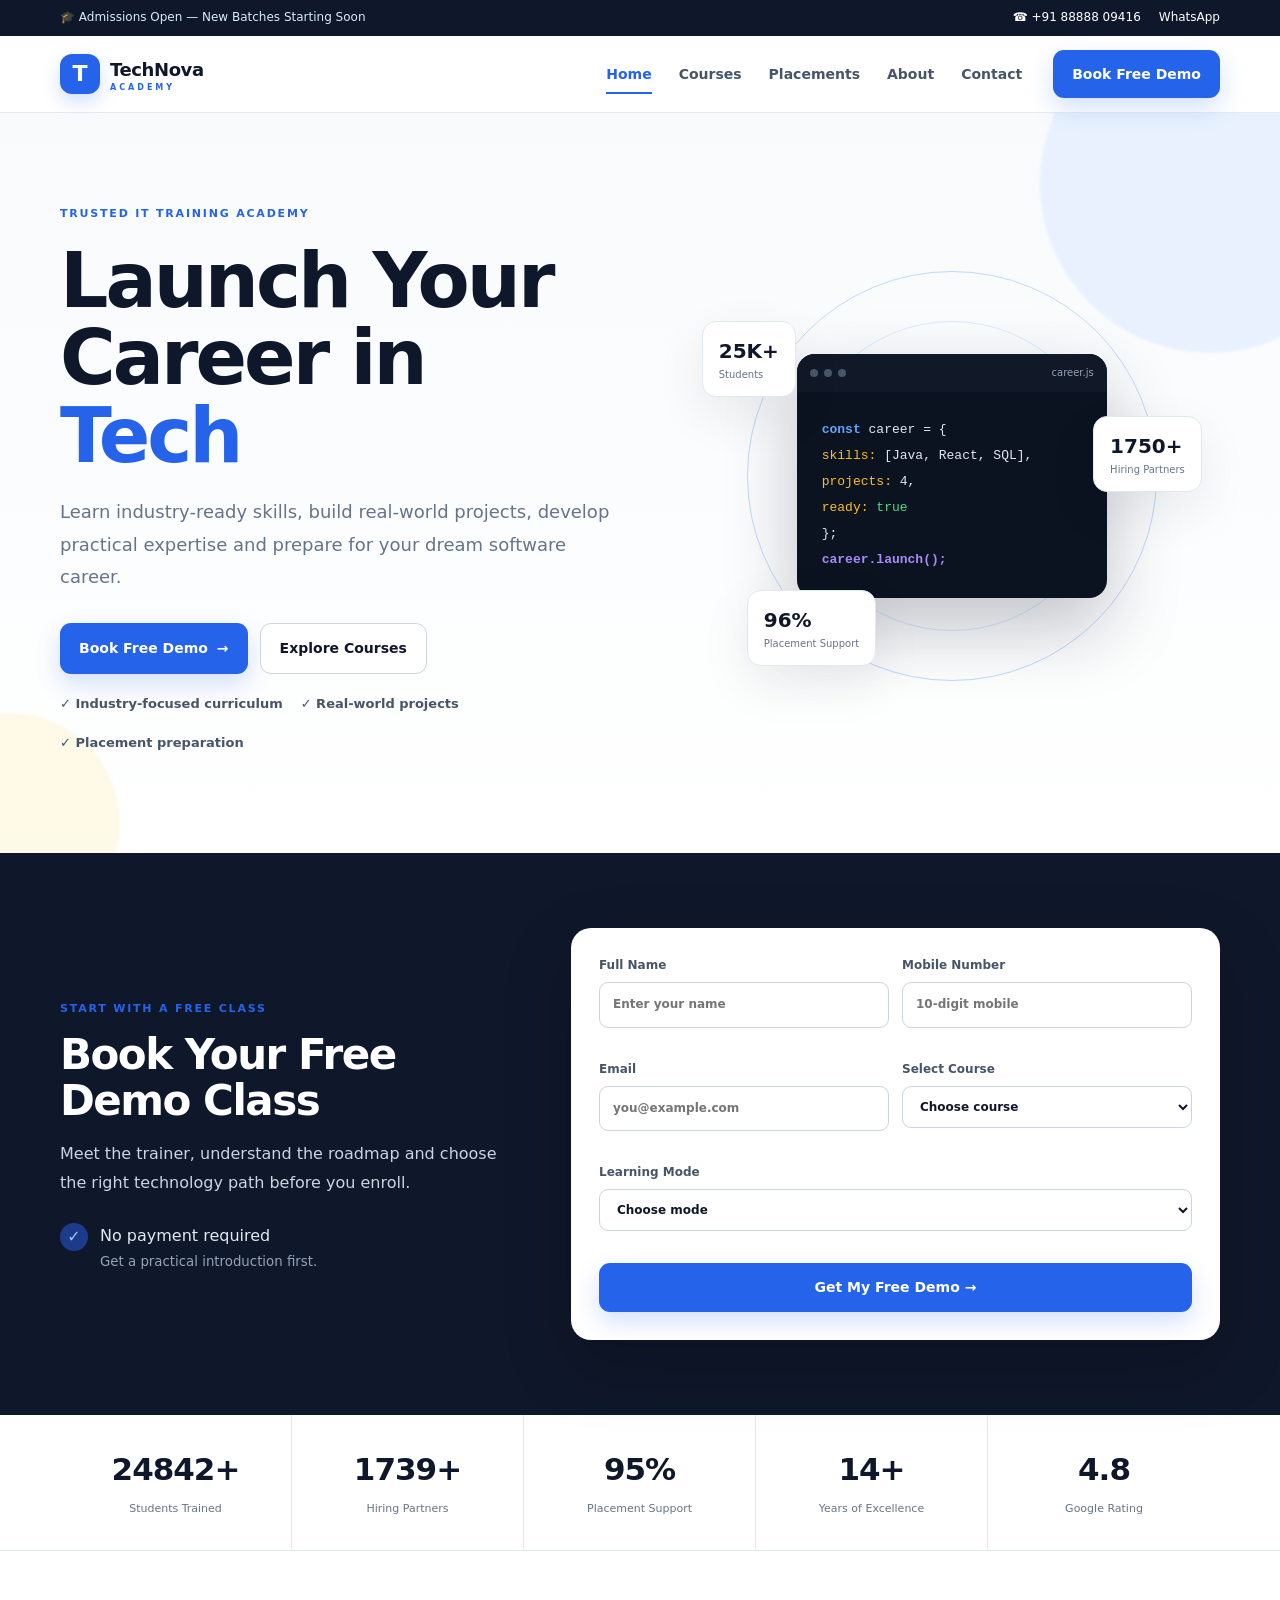
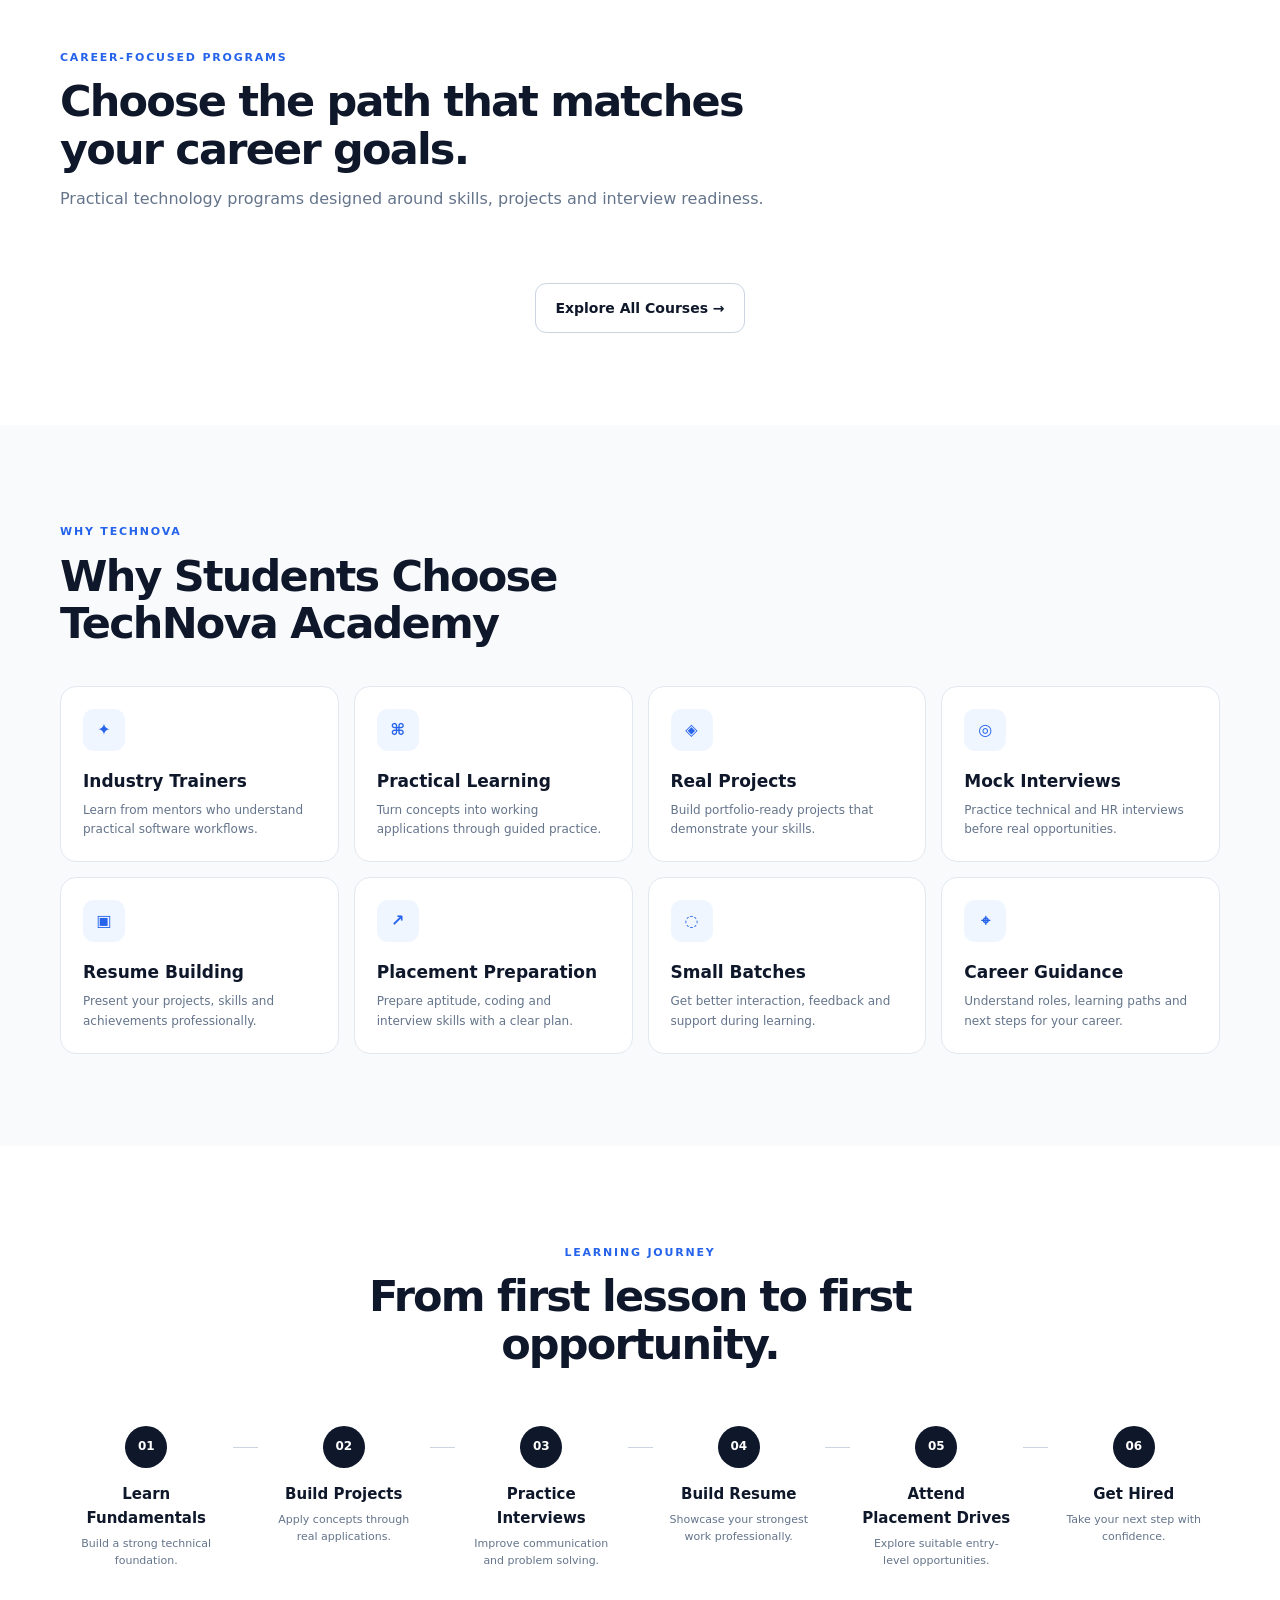
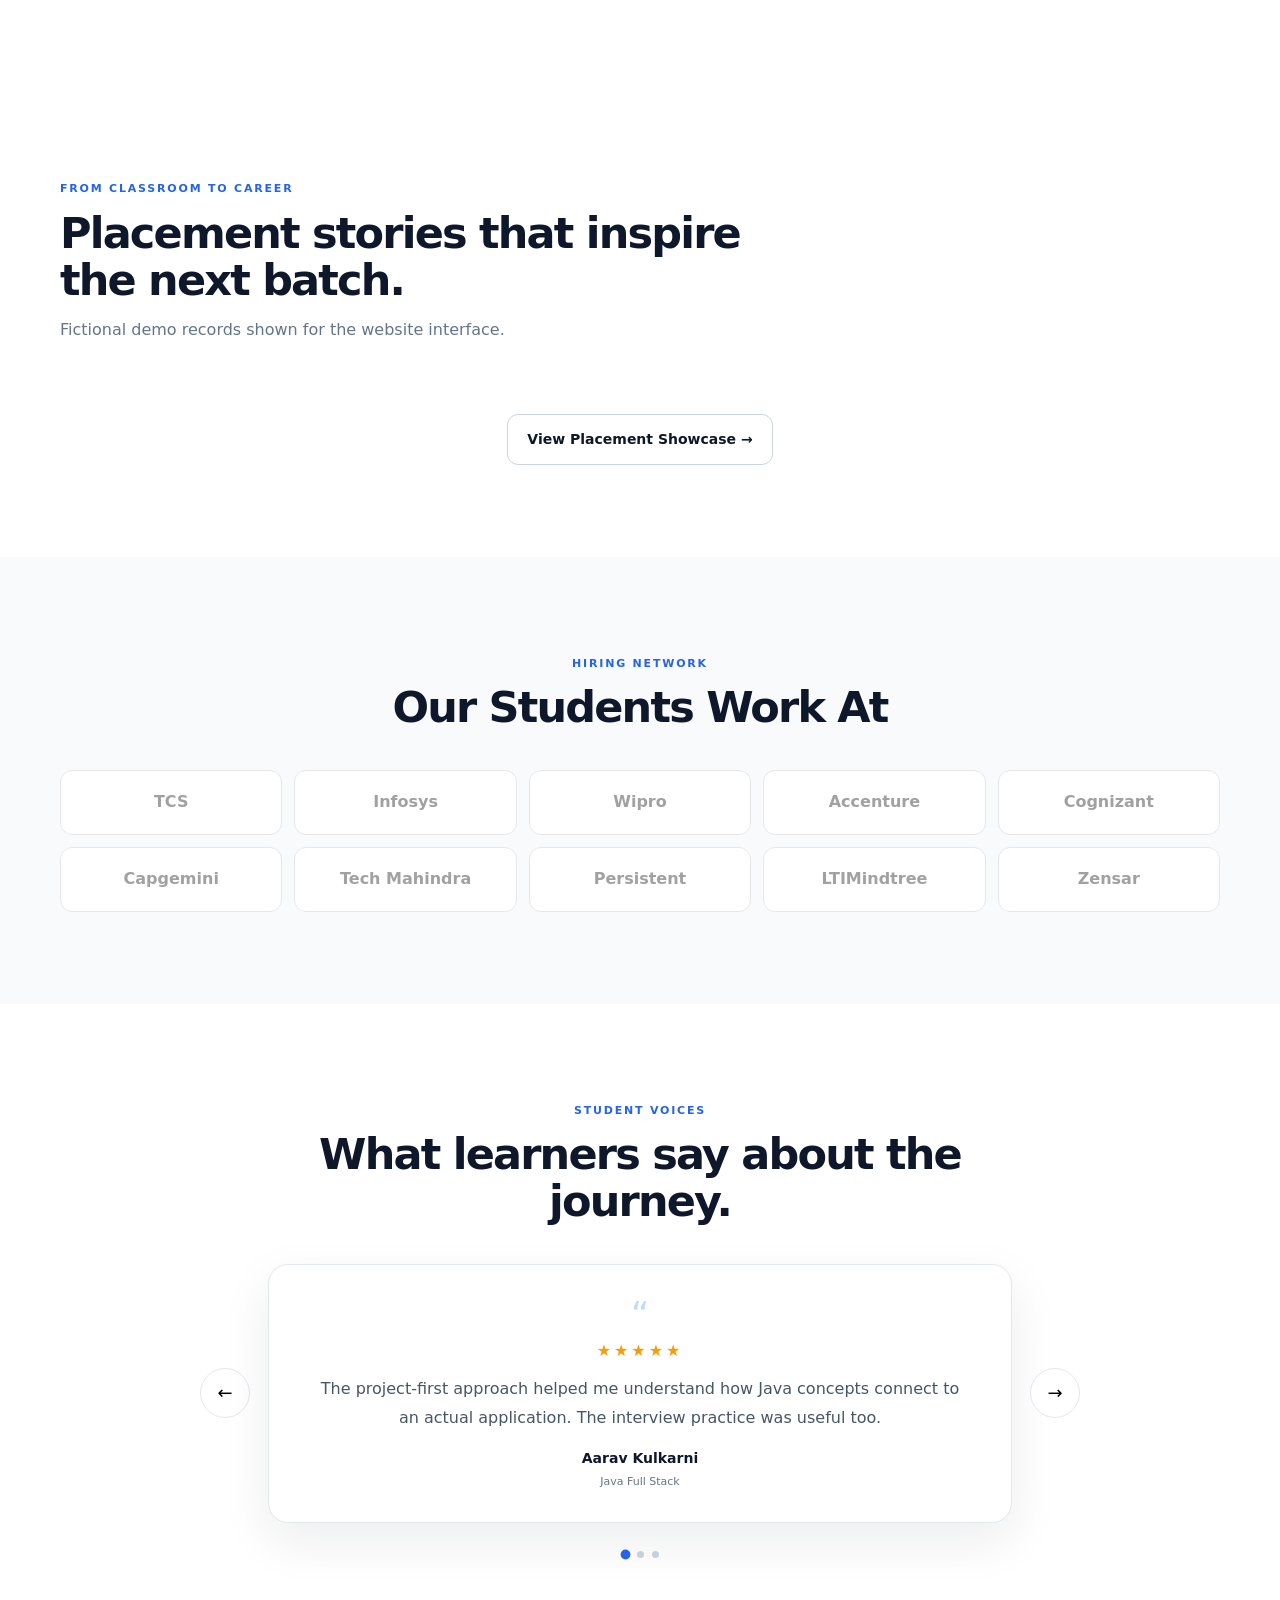
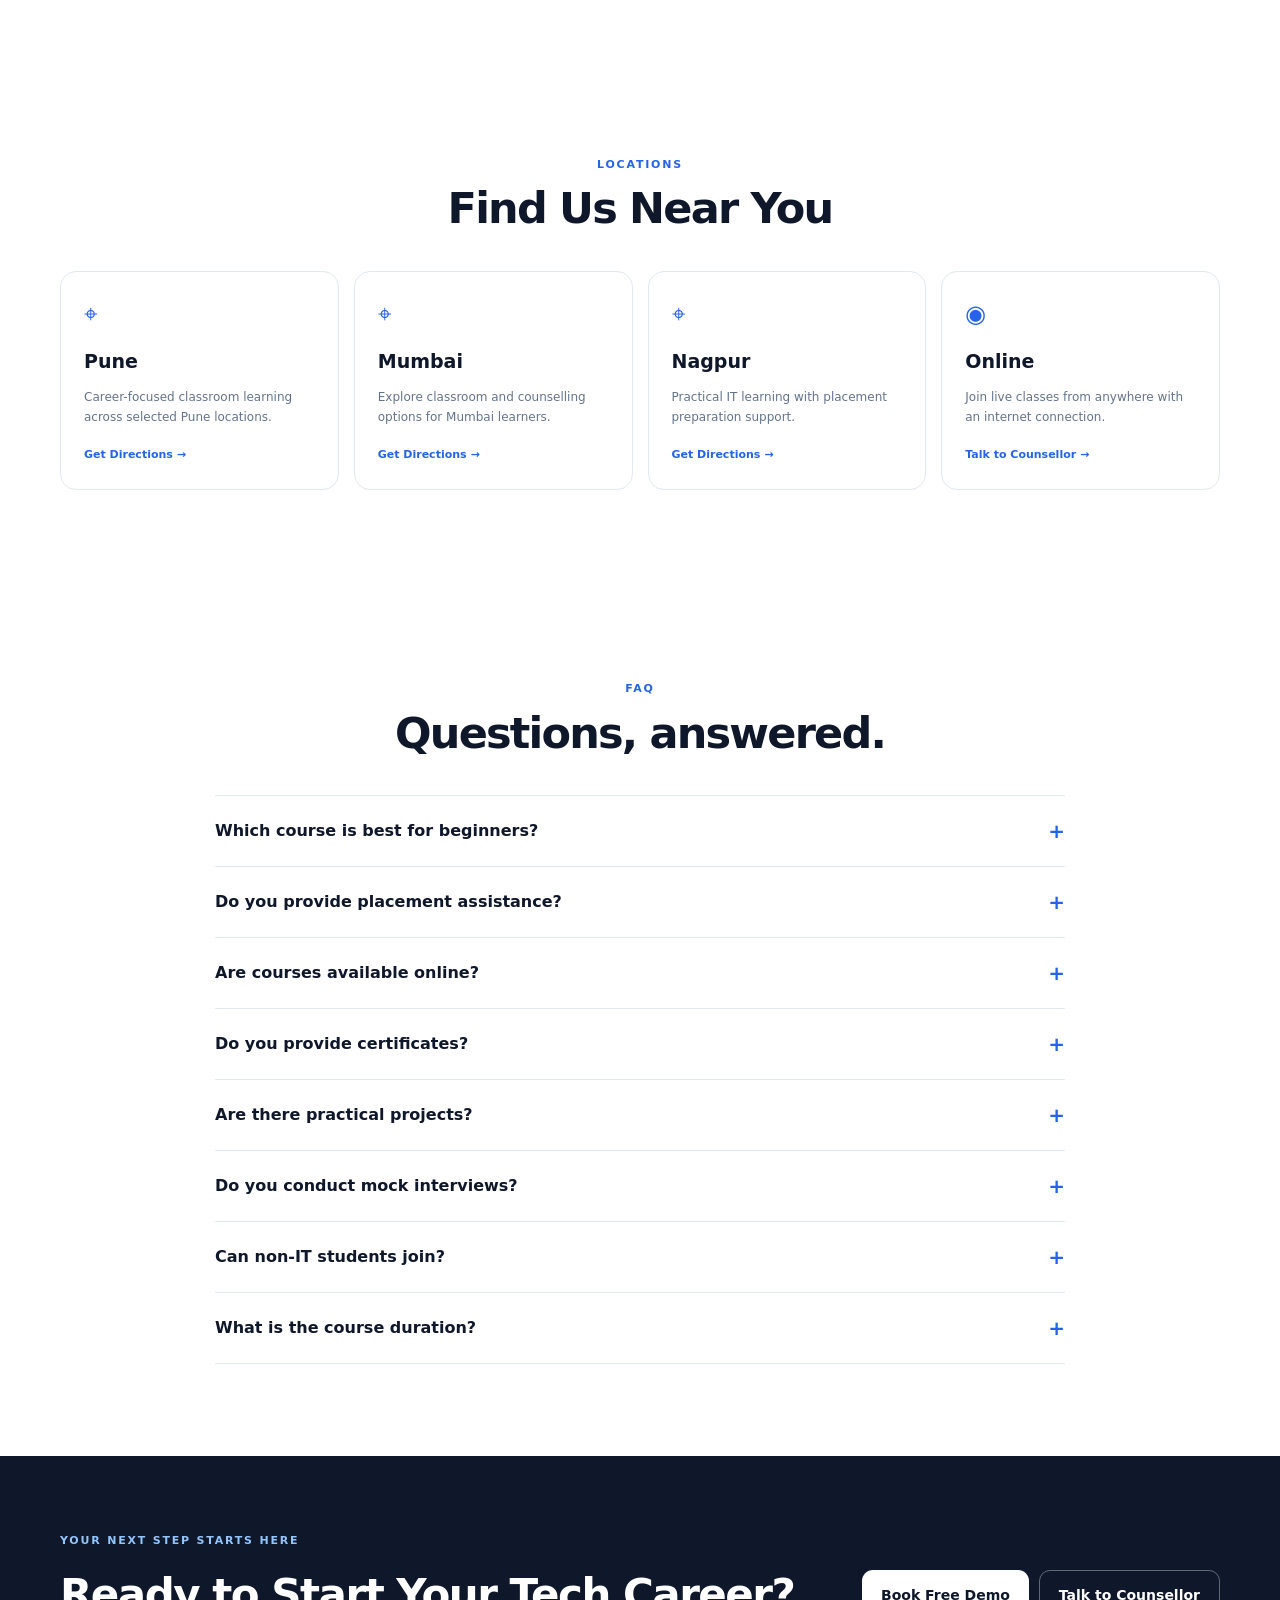
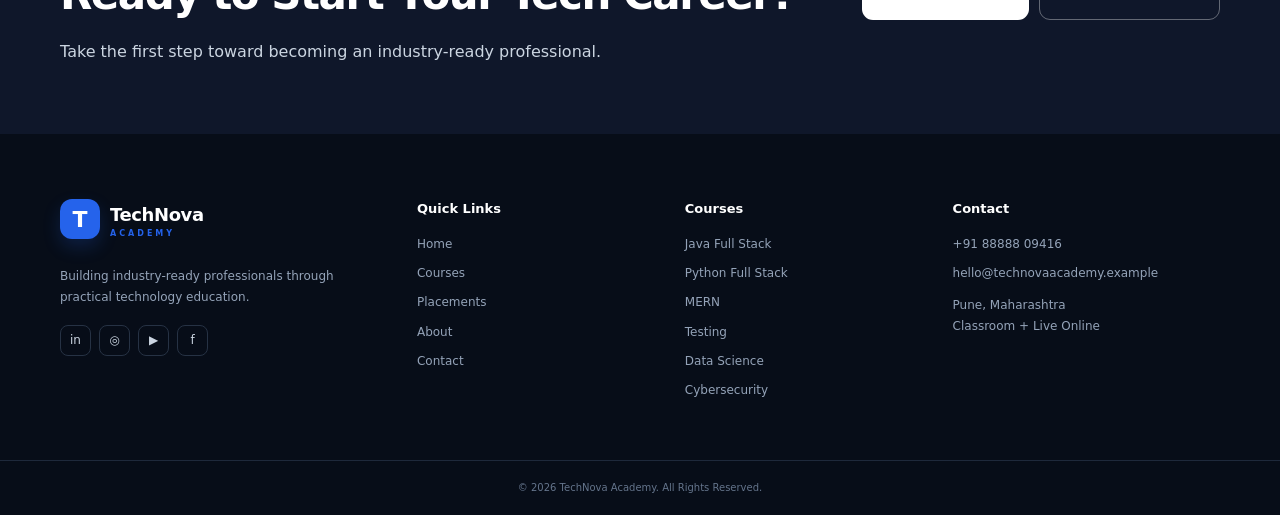
<file: index.html>
<!DOCTYPE html>
<html lang="en">
<head>
<meta charset="UTF-8">
<meta name="viewport" content="width=device-width, initial-scale=1.0">
<meta name="description" content="TechNova Academy - Build Skills. Get Hired. Grow Your Career. Practical IT training, projects and placement preparation.">
<meta property="og:title" content="TechNova Academy | Build Skills. Get Hired. Grow Your Career.">
<meta property="og:description" content="Industry-ready IT training with practical projects and placement preparation.">
<title>TechNova Academy | Build Skills. Get Hired.</title>
<link rel="stylesheet" href="css/style.css">
<link rel="stylesheet" href="css/responsive.css">
<link rel="stylesheet" href="css/animations.css">
</head>
<body>
<div class="announcement"><div class="container announcement-inner"><span>🎓 Admissions Open — New Batches Starting Soon</span><div><a href="tel:+918888809416">☎ +91 88888 09416</a><a href="https://wa.me/918888809416" target="_blank" rel="noopener">WhatsApp</a></div></div></div>
<header class="site-header" id="siteHeader">
<nav class="navbar container" aria-label="Main navigation">
<a class="logo" href="index.html" aria-label="TechNova Academy Home"><span class="logo-mark">T</span><span><strong>TechNova</strong><small>ACADEMY</small></span></a>
<button class="menu-toggle" id="menuToggle" aria-label="Open navigation" aria-expanded="false"><span></span><span></span><span></span></button>
<div class="nav-menu" id="navMenu">
<a class="nav-link active" href="index.html">Home</a><a class="nav-link" href="courses.html">Courses</a><a class="nav-link" href="placements.html">Placements</a><a class="nav-link" href="about.html">About</a><a class="nav-link" href="contact.html">Contact</a>
<a class="btn btn-primary nav-demo" href="#demo">Book Free Demo</a>
</div>
</nav>
</header>

<main>
<section class="hero">
<div class="hero-glow glow-one"></div><div class="hero-glow glow-two"></div>
<div class="container hero-grid">
<div class="hero-content reveal">
<span class="eyebrow">TRUSTED IT TRAINING ACADEMY</span>
<h1>Launch Your Career in <span>Tech</span></h1>
<p>Learn industry-ready skills, build real-world projects, develop practical expertise and prepare for your dream software career.</p>
<div class="hero-actions"><a class="btn btn-primary" href="#demo">Book Free Demo <span>→</span></a><a class="btn btn-outline" href="courses.html">Explore Courses</a></div>
<ul class="hero-points"><li>✓ Industry-focused curriculum</li><li>✓ Real-world projects</li><li>✓ Placement preparation</li></ul>
</div>
<div class="hero-visual reveal">
<div class="tech-orbit"><div class="orbit-ring ring-a"></div><div class="orbit-ring ring-b"></div><div class="code-window"><div class="window-bar"><i></i><i></i><i></i><span>career.js</span></div><div class="code-lines"><b>const</b> career = {<br><span>skills:</span> [Java, React, SQL],<br><span>projects:</span> 4,<br><span>ready:</span> <em>true</em><br>};<br><strong>career.launch();</strong></div></div><div class="float-card students"><b>25K+</b><span>Students</span></div><div class="float-card hiring"><b>1750+</b><span>Hiring Partners</span></div><div class="float-card placement"><b>96%</b><span>Placement Support</span></div></div>
</div>
</div>
</section>

<section class="demo-section" id="demo">
<div class="container demo-grid">
<div class="demo-copy reveal"><span class="eyebrow">START WITH A FREE CLASS</span><h2>Book Your Free Demo Class</h2><p>Meet the trainer, understand the roadmap and choose the right technology path before you enroll.</p><div class="demo-note"><span>✓</span><span>No payment required<br><small>Get a practical introduction first.</small></span></div></div>
<form class="demo-form form-card reveal" id="demoForm" novalidate>
<div class="form-row"><label>Full Name<input name="name" type="text" placeholder="Enter your name"><small class="field-error"></small></label><label>Mobile Number<input name="mobile" type="tel" placeholder="10-digit mobile"><small class="field-error"></small></label></div>
<div class="form-row"><label>Email<input name="email" type="email" placeholder="you@example.com"><small class="field-error"></small></label><label>Select Course<select name="course"><option value="">Choose course</option><option>Java Full Stack Development</option><option>Python Full Stack Development</option><option>MERN Full Stack Development</option><option>Software Testing</option><option>Data Science & AI</option><option>Data Analytics</option><option>Cloud & DevOps</option><option>Cybersecurity</option></select><small class="field-error"></small></label></div>
<label>Learning Mode<select name="mode"><option value="">Choose mode</option><option>Classroom</option><option>Live Online</option><option>Hybrid</option></select><small class="field-error"></small></label>
<button class="btn btn-primary btn-block" type="submit">Get My Free Demo →</button><div class="form-success" id="demoSuccess" role="status" aria-live="polite">✓ Thanks! Your demo request has been recorded for this demo website.</div>
</form>
</div>
</section>

<section class="stats-section"><div class="container stats-grid" id="stats">
<div class="stat-card reveal"><strong data-counter="25000" data-suffix="+">0</strong><span>Students Trained</span></div>
<div class="stat-card reveal"><strong data-counter="1750" data-suffix="+">0</strong><span>Hiring Partners</span></div>
<div class="stat-card reveal"><strong data-counter="96" data-suffix="%">0</strong><span>Placement Support</span></div>
<div class="stat-card reveal"><strong data-counter="14" data-suffix="+">0</strong><span>Years of Excellence</span></div>
<div class="stat-card reveal"><strong data-counter="4.8" data-decimal="1">0</strong><span>Google Rating</span></div>
</div></section>

<section class="section" id="courses-preview"><div class="container">
<div class="section-heading reveal"><span class="eyebrow">CAREER-FOCUSED PROGRAMS</span><h2>Choose the path that matches your career goals.</h2><p>Practical technology programs designed around skills, projects and interview readiness.</p></div>
<div class="course-grid" id="homeCourses"></div>
<div class="center"><a class="btn btn-outline" href="courses.html">Explore All Courses →</a></div>
</div></section>

<section class="section soft-section"><div class="container">
<div class="section-heading reveal"><span class="eyebrow">WHY TECHNOVA</span><h2>Why Students Choose TechNova Academy</h2></div>
<div class="benefit-grid">
<article class="benefit-card reveal"><span class="icon-box">✦</span><h3>Industry Trainers</h3><p>Learn from mentors who understand practical software workflows.</p></article>
<article class="benefit-card reveal"><span class="icon-box">⌘</span><h3>Practical Learning</h3><p>Turn concepts into working applications through guided practice.</p></article>
<article class="benefit-card reveal"><span class="icon-box">◈</span><h3>Real Projects</h3><p>Build portfolio-ready projects that demonstrate your skills.</p></article>
<article class="benefit-card reveal"><span class="icon-box">◎</span><h3>Mock Interviews</h3><p>Practice technical and HR interviews before real opportunities.</p></article>
<article class="benefit-card reveal"><span class="icon-box">▣</span><h3>Resume Building</h3><p>Present your projects, skills and achievements professionally.</p></article>
<article class="benefit-card reveal"><span class="icon-box">↗</span><h3>Placement Preparation</h3><p>Prepare aptitude, coding and interview skills with a clear plan.</p></article>
<article class="benefit-card reveal"><span class="icon-box">◌</span><h3>Small Batches</h3><p>Get better interaction, feedback and support during learning.</p></article>
<article class="benefit-card reveal"><span class="icon-box">⌖</span><h3>Career Guidance</h3><p>Understand roles, learning paths and next steps for your career.</p></article>
</div></div></section>

<section class="section"><div class="container">
<div class="section-heading center-heading reveal"><span class="eyebrow">LEARNING JOURNEY</span><h2>From first lesson to first opportunity.</h2></div>
<div class="journey">
<div class="journey-item reveal"><b>01</b><h3>Learn Fundamentals</h3><p>Build a strong technical foundation.</p></div><div class="journey-line"></div>
<div class="journey-item reveal"><b>02</b><h3>Build Projects</h3><p>Apply concepts through real applications.</p></div><div class="journey-line"></div>
<div class="journey-item reveal"><b>03</b><h3>Practice Interviews</h3><p>Improve communication and problem solving.</p></div><div class="journey-line"></div>
<div class="journey-item reveal"><b>04</b><h3>Build Resume</h3><p>Showcase your strongest work professionally.</p></div><div class="journey-line"></div>
<div class="journey-item reveal"><b>05</b><h3>Attend Placement Drives</h3><p>Explore suitable entry-level opportunities.</p></div><div class="journey-line"></div>
<div class="journey-item reveal"><b>06</b><h3>Get Hired</h3><p>Take your next step with confidence.</p></div>
</div></div></section>

<section class="section placement-preview"><div class="container">
<div class="section-heading reveal"><span class="eyebrow">FROM CLASSROOM TO CAREER</span><h2>Placement stories that inspire the next batch.</h2><p>Fictional demo records shown for the website interface.</p></div>
<div class="placement-grid" id="homePlacements"></div>
<div class="center"><a class="btn btn-outline" href="placements.html">View Placement Showcase →</a></div>
</div></section>

<section class="section soft-section"><div class="container">
<div class="section-heading center-heading reveal"><span class="eyebrow">HIRING NETWORK</span><h2>Our Students Work At</h2></div>
<div class="partner-grid reveal"><span>TCS</span><span>Infosys</span><span>Wipro</span><span>Accenture</span><span>Cognizant</span><span>Capgemini</span><span>Tech Mahindra</span><span>Persistent</span><span>LTIMindtree</span><span>Zensar</span></div>
</div></section>

<section class="section testimonials-section"><div class="container">
<div class="section-heading center-heading reveal"><span class="eyebrow">STUDENT VOICES</span><h2>What learners say about the journey.</h2></div>
<div class="testimonial-wrap reveal"><button class="slider-btn" id="prevTest" aria-label="Previous testimonial">←</button><div id="testimonial" class="testimonial-card"></div><button class="slider-btn" id="nextTest" aria-label="Next testimonial">→</button></div><div class="dots" id="testDots"></div>
</div></section>

<section class="section"><div class="container">
<div class="section-heading center-heading reveal"><span class="eyebrow">LOCATIONS</span><h2>Find Us Near You</h2></div>
<div class="location-grid"><article class="location-card reveal"><span>⌖</span><h3>Pune</h3><p>Career-focused classroom learning across selected Pune locations.</p><a href="contact.html">Get Directions →</a></article><article class="location-card reveal"><span>⌖</span><h3>Mumbai</h3><p>Explore classroom and counselling options for Mumbai learners.</p><a href="contact.html">Get Directions →</a></article><article class="location-card reveal"><span>⌖</span><h3>Nagpur</h3><p>Practical IT learning with placement preparation support.</p><a href="contact.html">Get Directions →</a></article><article class="location-card reveal"><span>◉</span><h3>Online</h3><p>Join live classes from anywhere with an internet connection.</p><a href="contact.html">Talk to Counsellor →</a></article></div>
</div></section>

<section class="section faq-section"><div class="container narrow">
<div class="section-heading center-heading reveal"><span class="eyebrow">FAQ</span><h2>Questions, answered.</h2></div>
<div class="faq" id="faq">
<article class="faq-item"><button aria-expanded="false">Which course is best for beginners?<span>+</span></button><div class="faq-answer"><p>The right course depends on your target role and current background. Our counselling process can help you choose a suitable learning path.</p></div></article>
<article class="faq-item"><button aria-expanded="false">Do you provide placement assistance?<span>+</span></button><div class="faq-answer"><p>Yes. This demo website presents placement preparation, interview practice and opportunity support as part of the student journey.</p></div></article>
<article class="faq-item"><button aria-expanded="false">Are courses available online?<span>+</span></button><div class="faq-answer"><p>Yes, the interface supports Classroom, Live Online and Hybrid learning modes.</p></div></article>
<article class="faq-item"><button aria-expanded="false">Do you provide certificates?<span>+</span></button><div class="faq-answer"><p>Certificate policies can be configured by your academy administration for each program.</p></div></article>
<article class="faq-item"><button aria-expanded="false">Are there practical projects?<span>+</span></button><div class="faq-answer"><p>Yes. The curriculum is designed around practical exercises and project work.</p></div></article>
<article class="faq-item"><button aria-expanded="false">Do you conduct mock interviews?<span>+</span></button><div class="faq-answer"><p>Mock technical and HR interviews are included in the placement-preparation journey shown on this website.</p></div></article>
<article class="faq-item"><button aria-expanded="false">Can non-IT students join?<span>+</span></button><div class="faq-answer"><p>Many entry-level programs can be structured for beginners. Course eligibility should be confirmed during counselling.</p></div></article>
<article class="faq-item"><button aria-expanded="false">What is the course duration?<span>+</span></button><div class="faq-answer"><p>Program duration varies. The featured full-stack programs on this demo website are shown as six-month paths.</p></div></article>
</div></div></section>

<section class="final-cta"><div class="container final-cta-inner"><div><span class="eyebrow light">YOUR NEXT STEP STARTS HERE</span><h2>Ready to Start Your Tech Career?</h2><p>Take the first step toward becoming an industry-ready professional.</p></div><div class="cta-actions"><a class="btn btn-light" href="#demo">Book Free Demo</a><a class="btn btn-ghost-light" href="contact.html">Talk to Counsellor</a></div></div></section>
</main>
<div id="toast" class="toast" role="status" aria-live="polite"></div>
<button id="backTop" class="back-top" aria-label="Back to top">↑</button>
<footer class="footer"><div class="container footer-grid">
<div><a class="logo footer-logo" href="index.html"><span class="logo-mark">T</span><span><strong>TechNova</strong><small>ACADEMY</small></span></a><p>Building industry-ready professionals through practical technology education.</p><div class="socials"><a href="#" aria-label="LinkedIn">in</a><a href="#" aria-label="Instagram">◎</a><a href="#" aria-label="YouTube">▶</a><a href="#" aria-label="Facebook">f</a></div></div>
<div><h3>Quick Links</h3><a href="index.html">Home</a><a href="courses.html">Courses</a><a href="placements.html">Placements</a><a href="about.html">About</a><a href="contact.html">Contact</a></div>
<div><h3>Courses</h3><a href="courses.html#java">Java Full Stack</a><a href="courses.html#python">Python Full Stack</a><a href="courses.html#mern">MERN</a><a href="courses.html#testing">Testing</a><a href="courses.html#data">Data Science</a><a href="courses.html#cyber">Cybersecurity</a></div>
<div><h3>Contact</h3><a href="tel:+918888809416">+91 88888 09416</a><a href="mailto:hello@technovaacademy.example">hello@technovaacademy.example</a><p>Pune, Maharashtra<br>Classroom + Live Online</p></div>
</div><div class="footer-bottom">© 2026 TechNova Academy. All Rights Reserved.</div></footer>
<script src="js/main.js"></script>
</body></html>
</file>
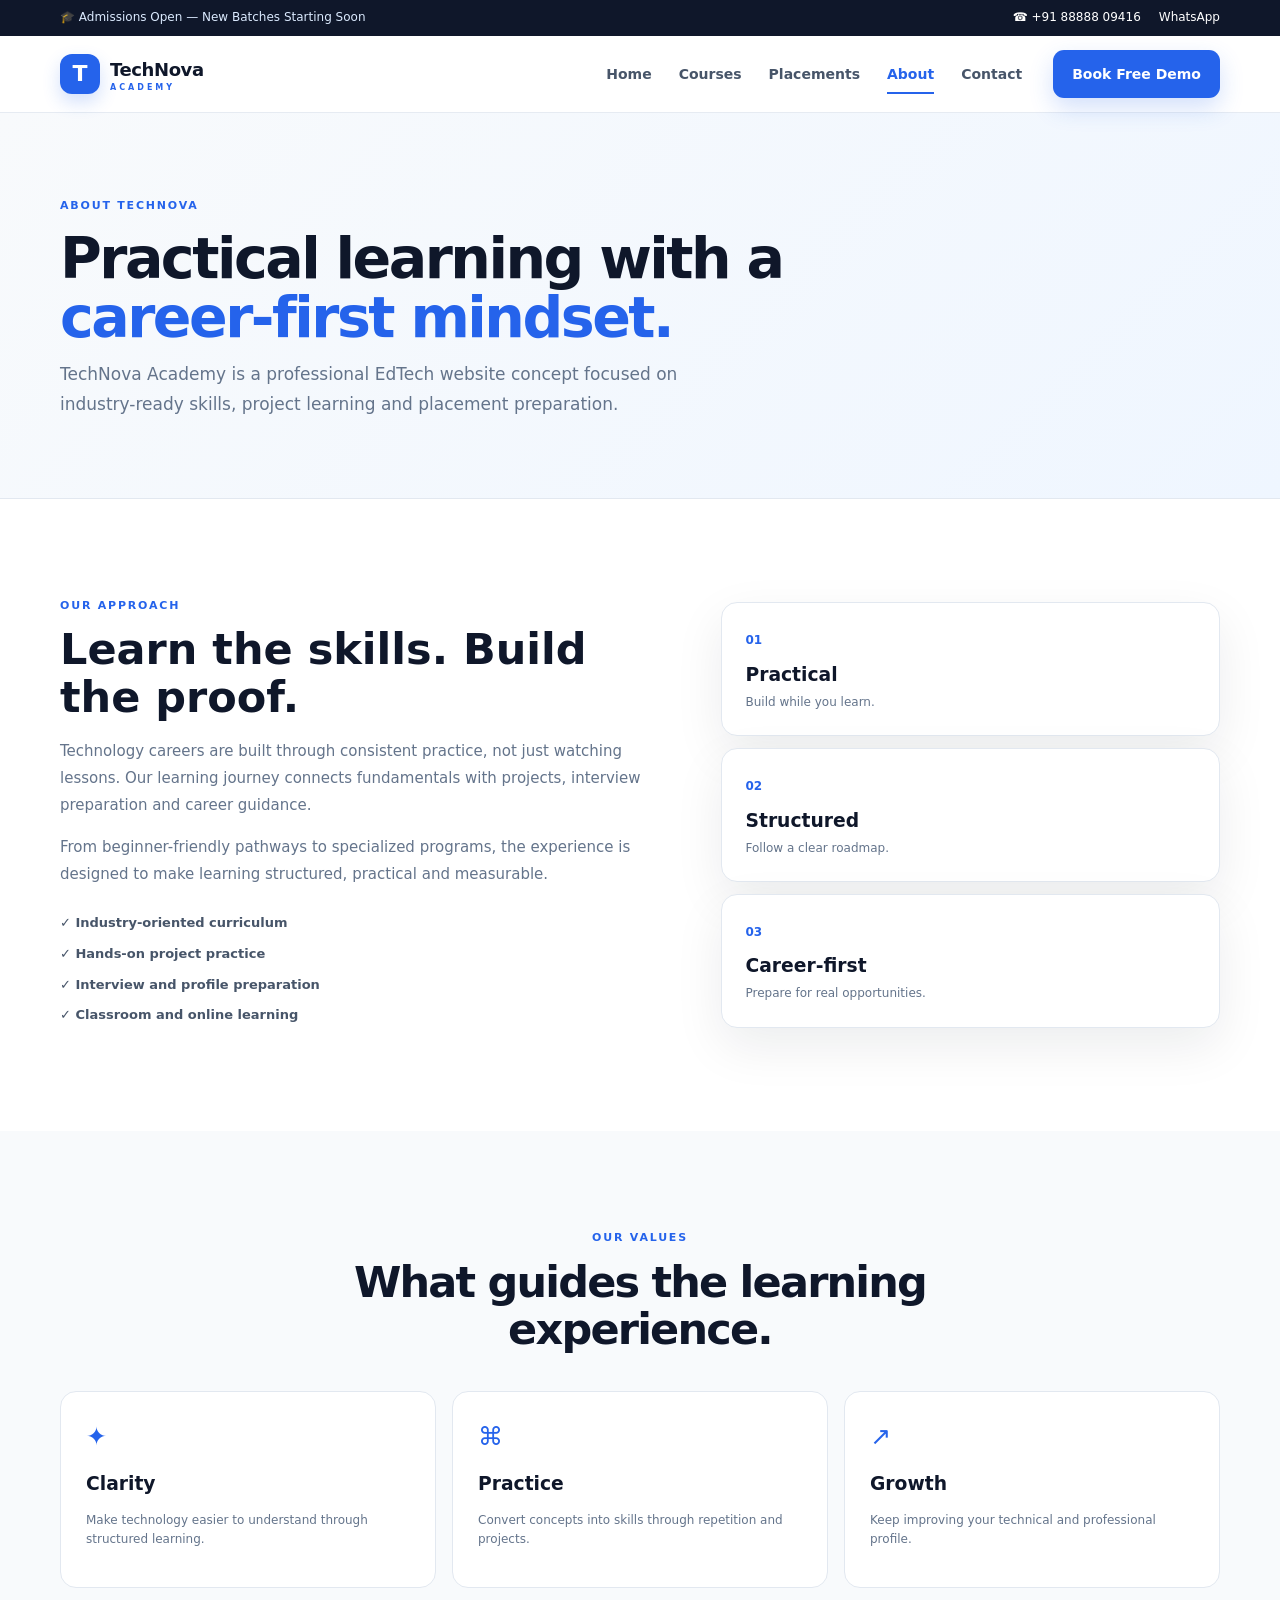
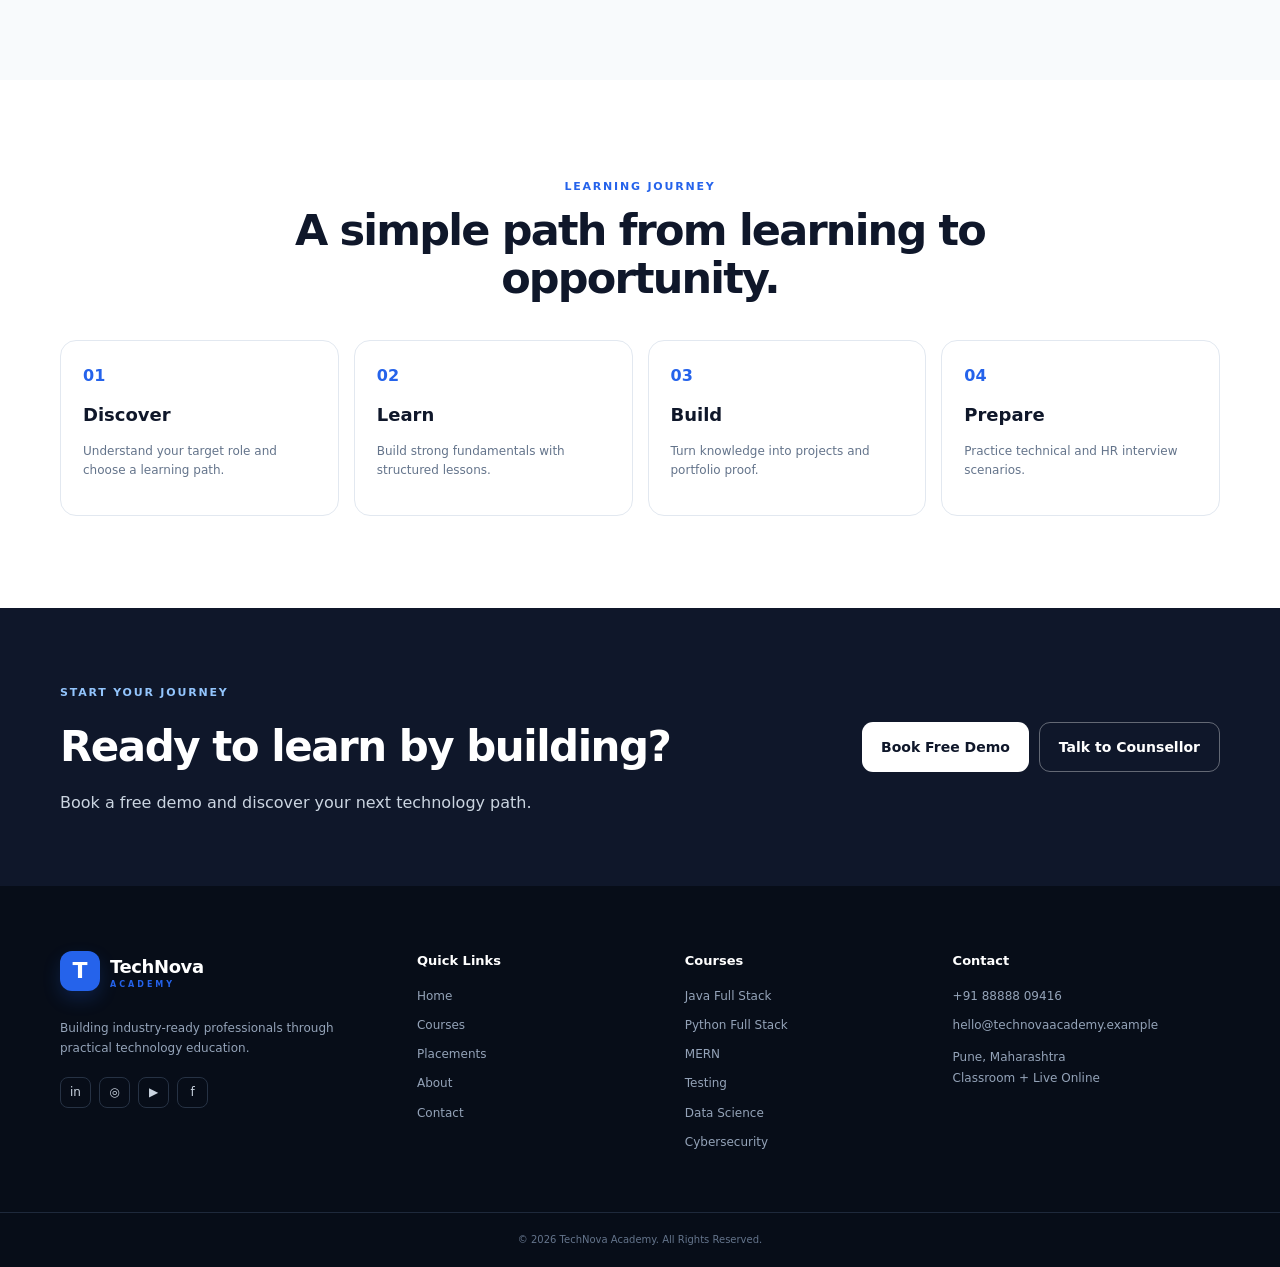
<file: about.html>
<!DOCTYPE html>
<html lang="en">
<head><meta charset="UTF-8"><meta name="viewport" content="width=device-width,initial-scale=1.0"><meta name="description" content="About TechNova Academy - practical technology education and career preparation."><meta property="og:title" content="About | TechNova Academy"><meta property="og:description" content="Practical learning with a career-first mindset."><title>About | TechNova Academy</title><link rel="stylesheet" href="css/style.css"><link rel="stylesheet" href="css/responsive.css"><link rel="stylesheet" href="css/animations.css"></head>
<body>
<div class="announcement"><div class="container announcement-inner"><span>🎓 Admissions Open — New Batches Starting Soon</span><div><a href="tel:+918888809416">☎ +91 88888 09416</a><a href="https://wa.me/918888809416" target="_blank" rel="noopener">WhatsApp</a></div></div></div>
<header class="site-header"><nav class="navbar container"><a class="logo" href="index.html"><span class="logo-mark">T</span><span><strong>TechNova</strong><small>ACADEMY</small></span></a><button class="menu-toggle" id="menuToggle" aria-label="Open navigation" aria-expanded="false"><span></span><span></span><span></span></button><div class="nav-menu" id="navMenu"><a class="nav-link" href="index.html">Home</a><a class="nav-link" href="courses.html">Courses</a><a class="nav-link" href="placements.html">Placements</a><a class="nav-link active" href="about.html">About</a><a class="nav-link" href="contact.html">Contact</a><a class="btn btn-primary nav-demo" href="index.html#demo">Book Free Demo</a></div></nav></header>
<main><section class="page-hero"><div class="container"><span class="eyebrow">ABOUT TECHNOVA</span><h1>Practical learning with a <span>career-first mindset.</span></h1><p>TechNova Academy is a professional EdTech website concept focused on industry-ready skills, project learning and placement preparation.</p></div></section>
<section class="section"><div class="container two-column-about"><div class="about-story"><span class="eyebrow">OUR APPROACH</span><h2>Learn the skills. Build the proof.</h2><p>Technology careers are built through consistent practice, not just watching lessons. Our learning journey connects fundamentals with projects, interview preparation and career guidance.</p><p>From beginner-friendly pathways to specialized programs, the experience is designed to make learning structured, practical and measurable.</p><ul class="check-list"><li>✓ Industry-oriented curriculum</li><li>✓ Hands-on project practice</li><li>✓ Interview and profile preparation</li><li>✓ Classroom and online learning</li></ul></div><div class="about-panel"><div><b>01</b><h3>Practical</h3><p>Build while you learn.</p></div><div><b>02</b><h3>Structured</h3><p>Follow a clear roadmap.</p></div><div><b>03</b><h3>Career-first</h3><p>Prepare for real opportunities.</p></div></div></div></section>
<section class="section soft-section"><div class="container"><div class="section-heading center-heading"><span class="eyebrow">OUR VALUES</span><h2>What guides the learning experience.</h2></div><div class="value-grid"><article><span>✦</span><h3>Clarity</h3><p>Make technology easier to understand through structured learning.</p></article><article><span>⌘</span><h3>Practice</h3><p>Convert concepts into skills through repetition and projects.</p></article><article><span>↗</span><h3>Growth</h3><p>Keep improving your technical and professional profile.</p></article></div></div></section>
<section class="section"><div class="container"><div class="section-heading center-heading"><span class="eyebrow">LEARNING JOURNEY</span><h2>A simple path from learning to opportunity.</h2></div><div class="about-timeline"><div><b>01</b><h3>Discover</h3><p>Understand your target role and choose a learning path.</p></div><div><b>02</b><h3>Learn</h3><p>Build strong fundamentals with structured lessons.</p></div><div><b>03</b><h3>Build</h3><p>Turn knowledge into projects and portfolio proof.</p></div><div><b>04</b><h3>Prepare</h3><p>Practice technical and HR interview scenarios.</p></div></div></div></section>
<section class="final-cta"><div class="container final-cta-inner"><div><span class="eyebrow light">START YOUR JOURNEY</span><h2>Ready to learn by building?</h2><p>Book a free demo and discover your next technology path.</p></div><div class="cta-actions"><a class="btn btn-light" href="index.html#demo">Book Free Demo</a><a class="btn btn-ghost-light" href="contact.html">Talk to Counsellor</a></div></div></section></main>
<footer class="footer"><div class="container footer-grid"><div><a class="logo footer-logo" href="index.html"><span class="logo-mark">T</span><span><strong>TechNova</strong><small>ACADEMY</small></span></a><p>Building industry-ready professionals through practical technology education.</p><div class="socials"><a href="#">in</a><a href="#">◎</a><a href="#">▶</a><a href="#">f</a></div></div><div><h3>Quick Links</h3><a href="index.html">Home</a><a href="courses.html">Courses</a><a href="placements.html">Placements</a><a href="about.html">About</a><a href="contact.html">Contact</a></div><div><h3>Courses</h3><a href="courses.html#java">Java Full Stack</a><a href="courses.html#python">Python Full Stack</a><a href="courses.html#mern">MERN</a><a href="courses.html#testing">Testing</a><a href="courses.html#data">Data Science</a><a href="courses.html#cyber">Cybersecurity</a></div><div><h3>Contact</h3><a href="tel:+918888809416">+91 88888 09416</a><a href="mailto:hello@technovaacademy.example">hello@technovaacademy.example</a><p>Pune, Maharashtra<br>Classroom + Live Online</p></div></div><div class="footer-bottom">© 2026 TechNova Academy. All Rights Reserved.</div></footer>
<script src="js/main.js"></script></body></html>
</file>
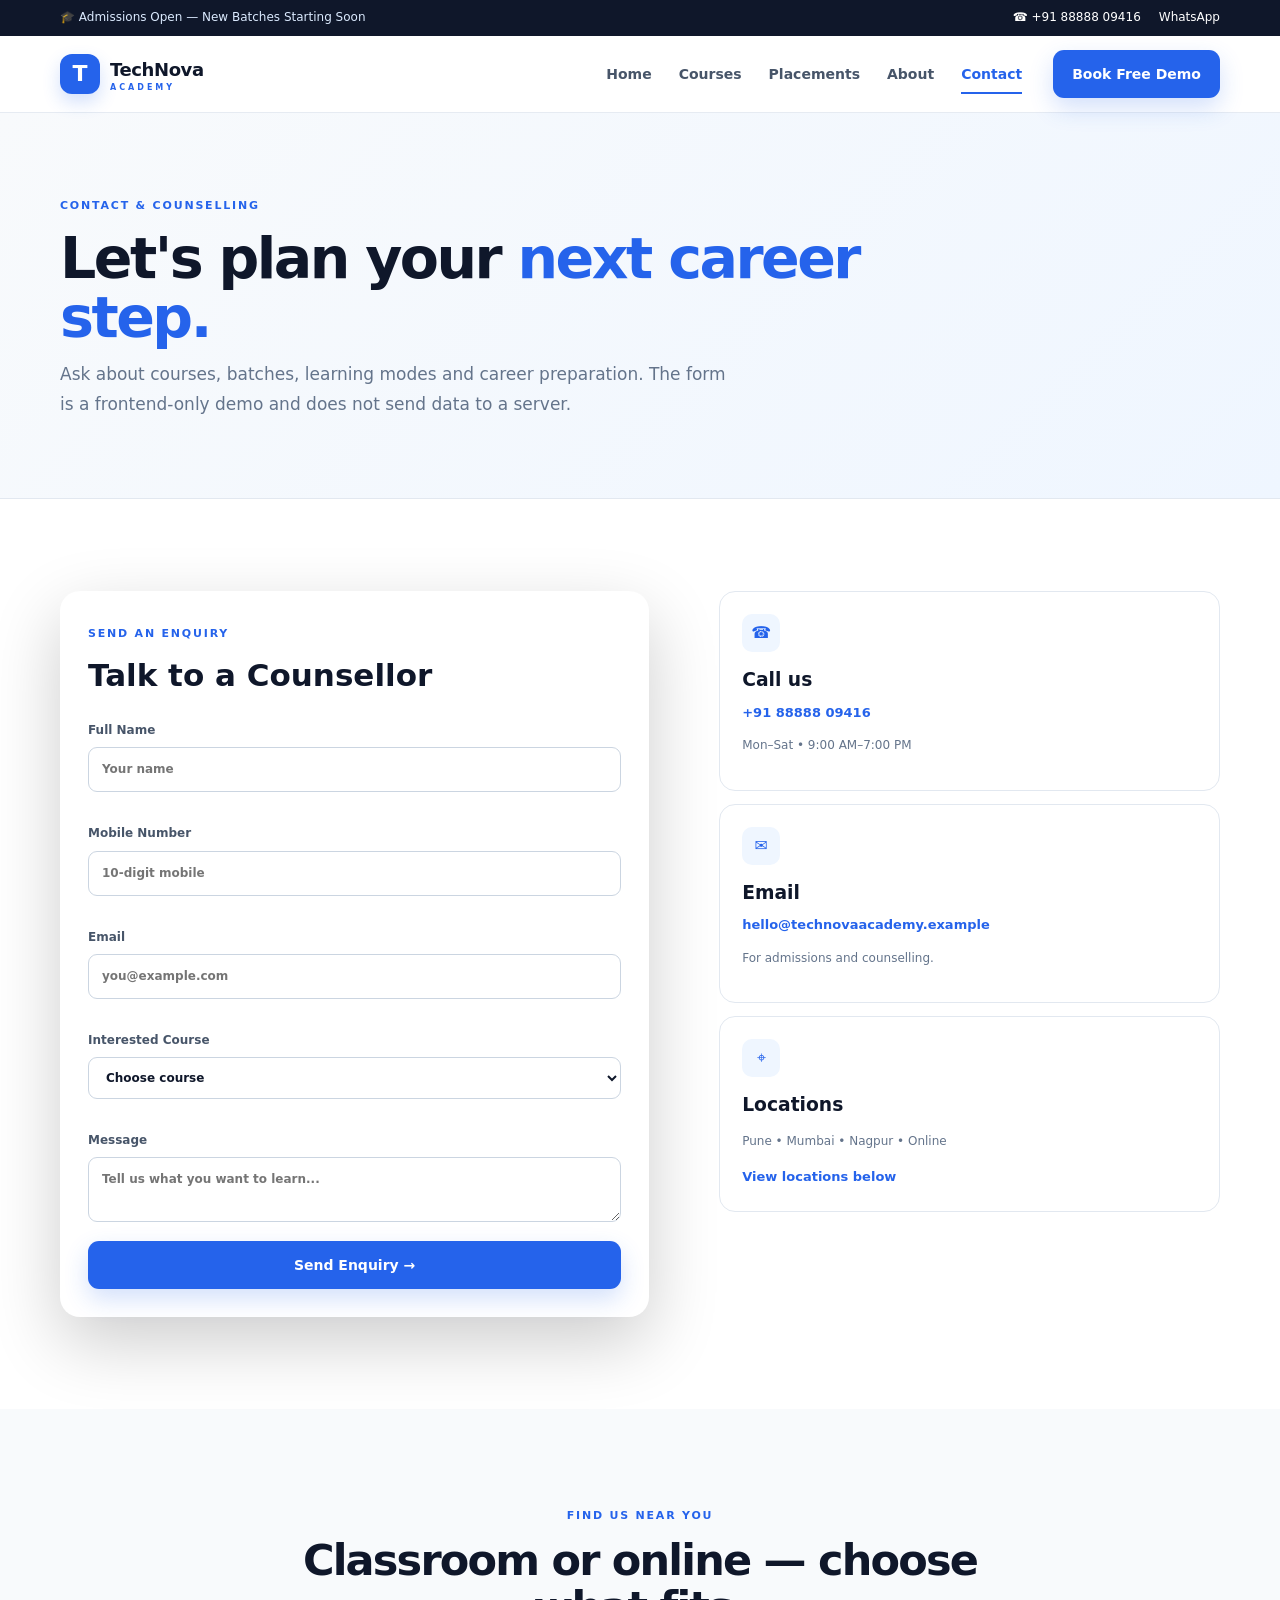
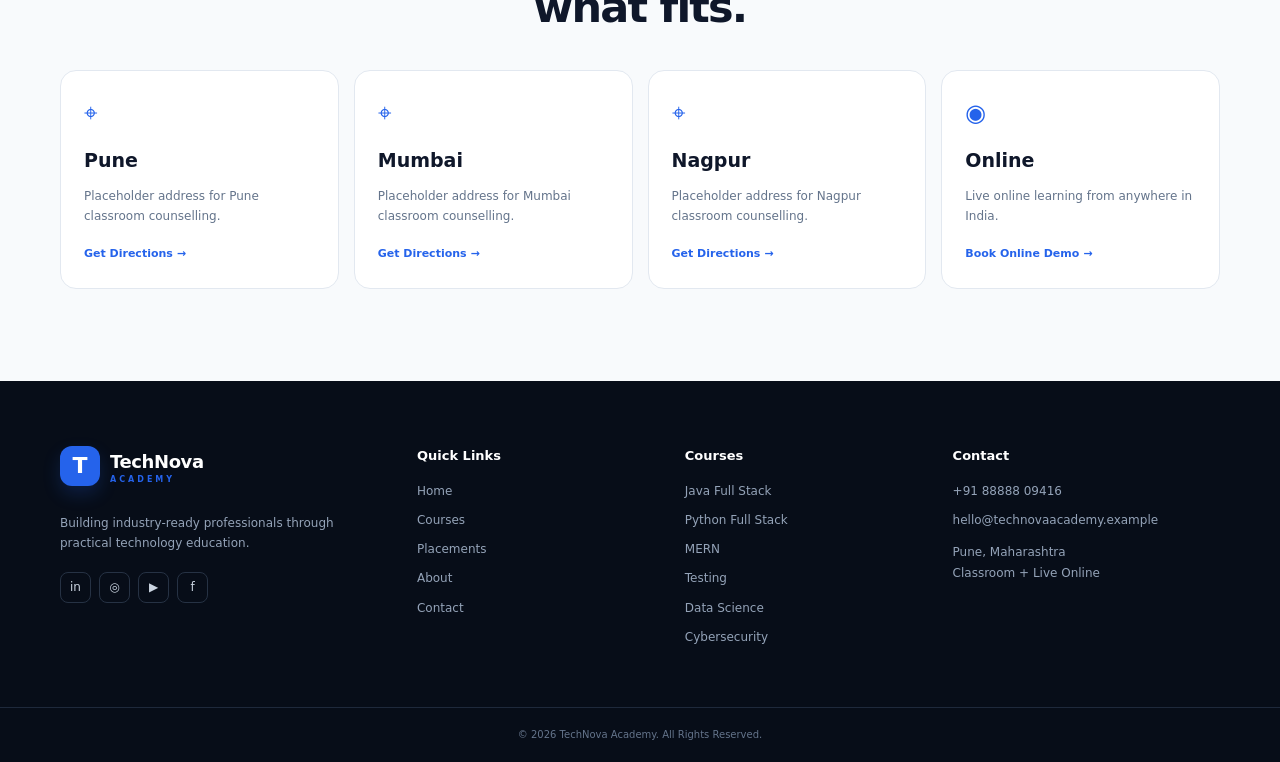
<file: contact.html>
<!DOCTYPE html>
<html lang="en">
<head><meta charset="UTF-8"><meta name="viewport" content="width=device-width,initial-scale=1.0"><meta name="description" content="Contact TechNova Academy for courses, admissions, demo classes and counselling."><meta property="og:title" content="Contact | TechNova Academy"><meta property="og:description" content="Talk to a TechNova Academy course counsellor."><title>Contact | TechNova Academy</title><link rel="stylesheet" href="css/style.css"><link rel="stylesheet" href="css/responsive.css"><link rel="stylesheet" href="css/animations.css"></head>
<body>
<div class="announcement"><div class="container announcement-inner"><span>🎓 Admissions Open — New Batches Starting Soon</span><div><a href="tel:+918888809416">☎ +91 88888 09416</a><a href="https://wa.me/918888809416" target="_blank" rel="noopener">WhatsApp</a></div></div></div>
<header class="site-header"><nav class="navbar container"><a class="logo" href="index.html"><span class="logo-mark">T</span><span><strong>TechNova</strong><small>ACADEMY</small></span></a><button class="menu-toggle" id="menuToggle" aria-label="Open navigation" aria-expanded="false"><span></span><span></span><span></span></button><div class="nav-menu" id="navMenu"><a class="nav-link" href="index.html">Home</a><a class="nav-link" href="courses.html">Courses</a><a class="nav-link" href="placements.html">Placements</a><a class="nav-link" href="about.html">About</a><a class="nav-link active" href="contact.html">Contact</a><a class="btn btn-primary nav-demo" href="index.html#demo">Book Free Demo</a></div></nav></header>
<main><section class="page-hero"><div class="container"><span class="eyebrow">CONTACT & COUNSELLING</span><h1>Let's plan your <span>next career step.</span></h1><p>Ask about courses, batches, learning modes and career preparation. The form is a frontend-only demo and does not send data to a server.</p></div></section>
<section class="section"><div class="container contact-grid"><form class="contact-form form-card" id="contactForm" novalidate><span class="eyebrow">SEND AN ENQUIRY</span><h2>Talk to a Counsellor</h2><label>Full Name<input name="name" required placeholder="Your name"><small class="field-error"></small></label><label>Mobile Number<input name="mobile" required type="tel" placeholder="10-digit mobile"><small class="field-error"></small></label><label>Email<input name="email" required type="email" placeholder="you@example.com"><small class="field-error"></small></label><label>Interested Course<select name="course" required><option value="">Choose course</option><option>Java Full Stack Development</option><option>Python Full Stack Development</option><option>MERN Full Stack Development</option><option>Software Testing</option><option>Data Science & AI</option><option>Data Analytics</option><option>Cloud & DevOps</option><option>Cybersecurity</option></select><small class="field-error"></small></label><label>Message<textarea name="message" placeholder="Tell us what you want to learn..."></textarea></label><button class="btn btn-primary btn-block" type="submit">Send Enquiry →</button><div class="form-success" id="contactSuccess">✓ Your enquiry is ready. Connect a backend later to save it.</div></form>
<div class="contact-info"><div class="contact-info-card"><span class="contact-icon">☎</span><h3>Call us</h3><a href="tel:+918888809416">+91 88888 09416</a><p>Mon–Sat • 9:00 AM–7:00 PM</p></div><div class="contact-info-card"><span class="contact-icon">✉</span><h3>Email</h3><a href="mailto:hello@technovaacademy.example">hello@technovaacademy.example</a><p>For admissions and counselling.</p></div><div class="contact-info-card"><span class="contact-icon">⌖</span><h3>Locations</h3><p>Pune • Mumbai • Nagpur • Online</p><a href="#locations">View locations below</a></div></div></div></section>
<section class="section soft-section" id="locations"><div class="container"><div class="section-heading center-heading"><span class="eyebrow">FIND US NEAR YOU</span><h2>Classroom or online — choose what fits.</h2></div><div class="location-grid"><article class="location-card"><span>⌖</span><h3>Pune</h3><p>Placeholder address for Pune classroom counselling.</p><a href="https://www.google.com/maps/search/?api=1&query=Pune,Maharashtra" target="_blank" rel="noopener">Get Directions →</a></article><article class="location-card"><span>⌖</span><h3>Mumbai</h3><p>Placeholder address for Mumbai classroom counselling.</p><a href="https://www.google.com/maps/search/?api=1&query=Mumbai,Maharashtra" target="_blank" rel="noopener">Get Directions →</a></article><article class="location-card"><span>⌖</span><h3>Nagpur</h3><p>Placeholder address for Nagpur classroom counselling.</p><a href="https://www.google.com/maps/search/?api=1&query=Nagpur,Maharashtra" target="_blank" rel="noopener">Get Directions →</a></article><article class="location-card"><span>◉</span><h3>Online</h3><p>Live online learning from anywhere in India.</p><a href="index.html#demo">Book Online Demo →</a></article></div></div></section>
</main>
<div id="toast" class="toast"></div>
<footer class="footer"><div class="container footer-grid"><div><a class="logo footer-logo" href="index.html"><span class="logo-mark">T</span><span><strong>TechNova</strong><small>ACADEMY</small></span></a><p>Building industry-ready professionals through practical technology education.</p><div class="socials"><a href="#">in</a><a href="#">◎</a><a href="#">▶</a><a href="#">f</a></div></div><div><h3>Quick Links</h3><a href="index.html">Home</a><a href="courses.html">Courses</a><a href="placements.html">Placements</a><a href="about.html">About</a><a href="contact.html">Contact</a></div><div><h3>Courses</h3><a href="courses.html#java">Java Full Stack</a><a href="courses.html#python">Python Full Stack</a><a href="courses.html#mern">MERN</a><a href="courses.html#testing">Testing</a><a href="courses.html#data">Data Science</a><a href="courses.html#cyber">Cybersecurity</a></div><div><h3>Contact</h3><a href="tel:+918888809416">+91 88888 09416</a><a href="mailto:hello@technovaacademy.example">hello@technovaacademy.example</a><p>Pune, Maharashtra<br>Classroom + Live Online</p></div></div><div class="footer-bottom">© 2026 TechNova Academy. All Rights Reserved.</div></footer>
<script src="js/main.js"></script><script src="js/contact.js"></script></body></html>
</file>
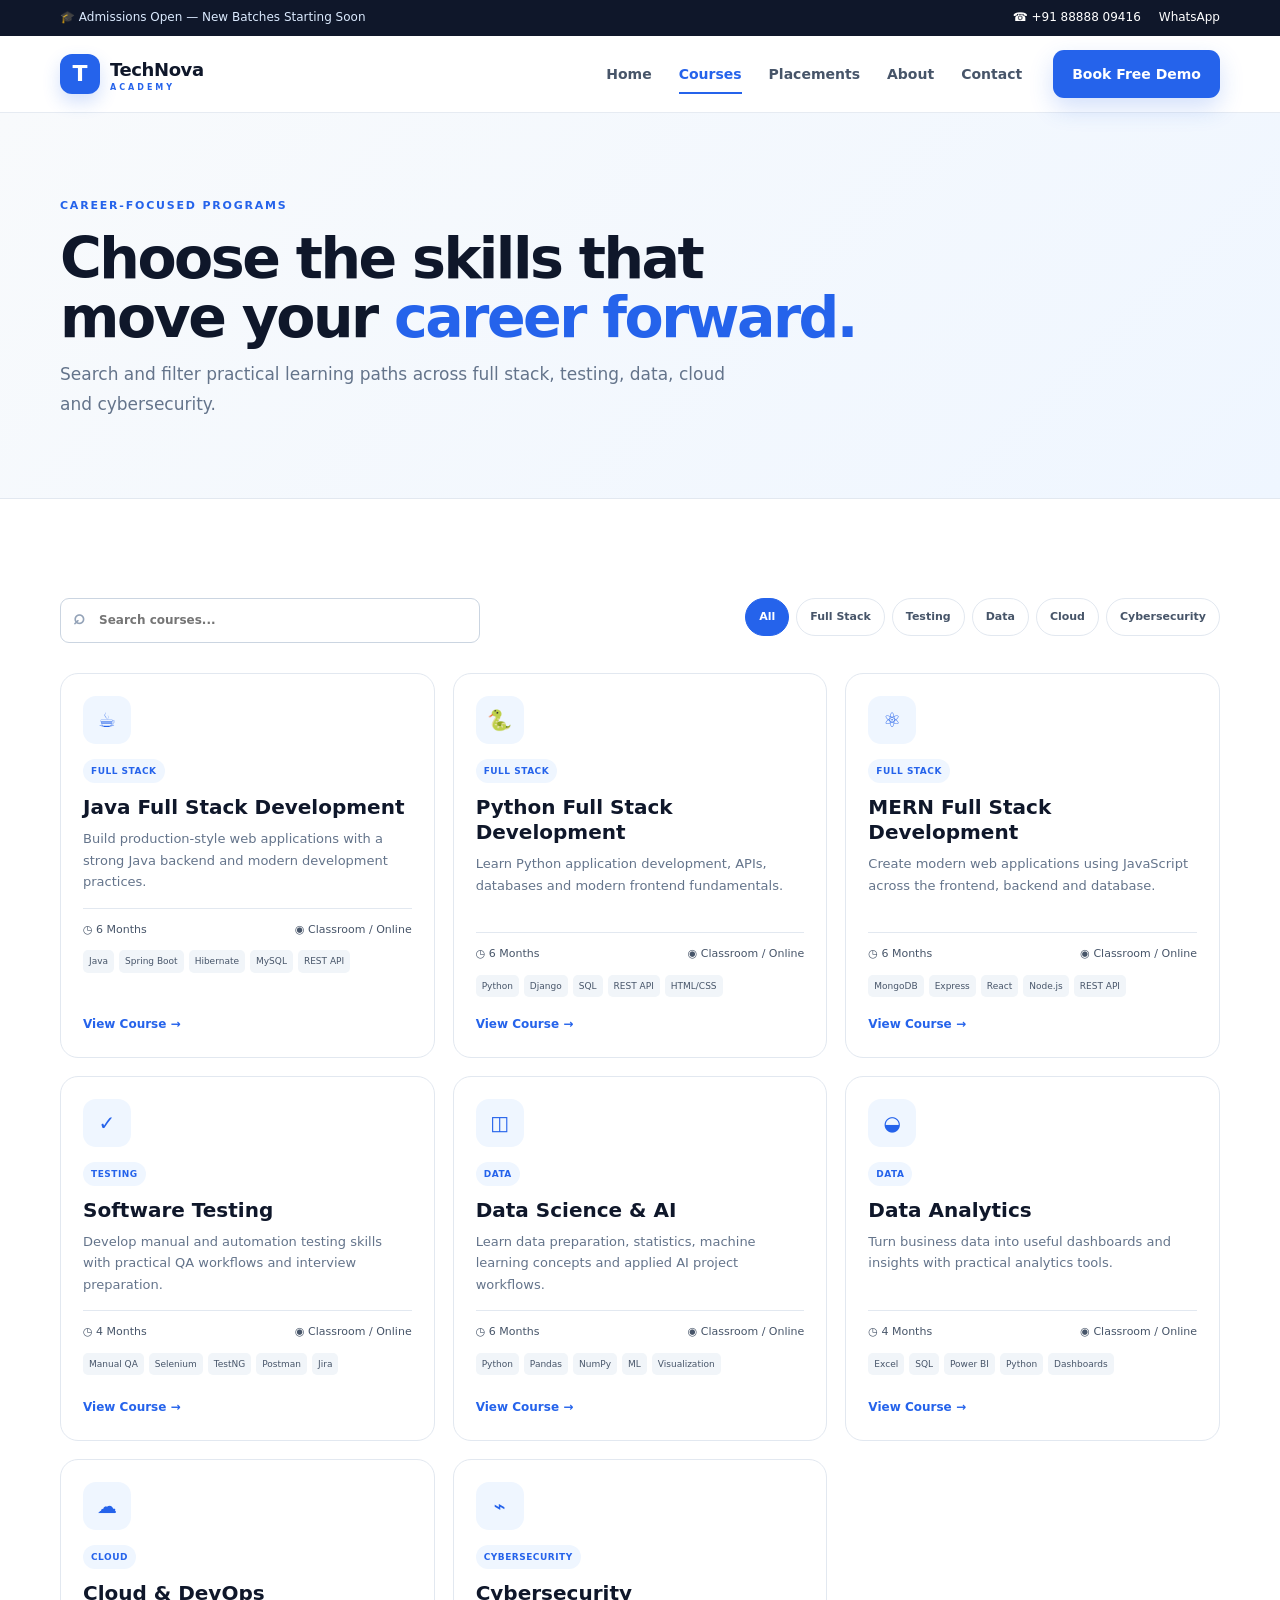
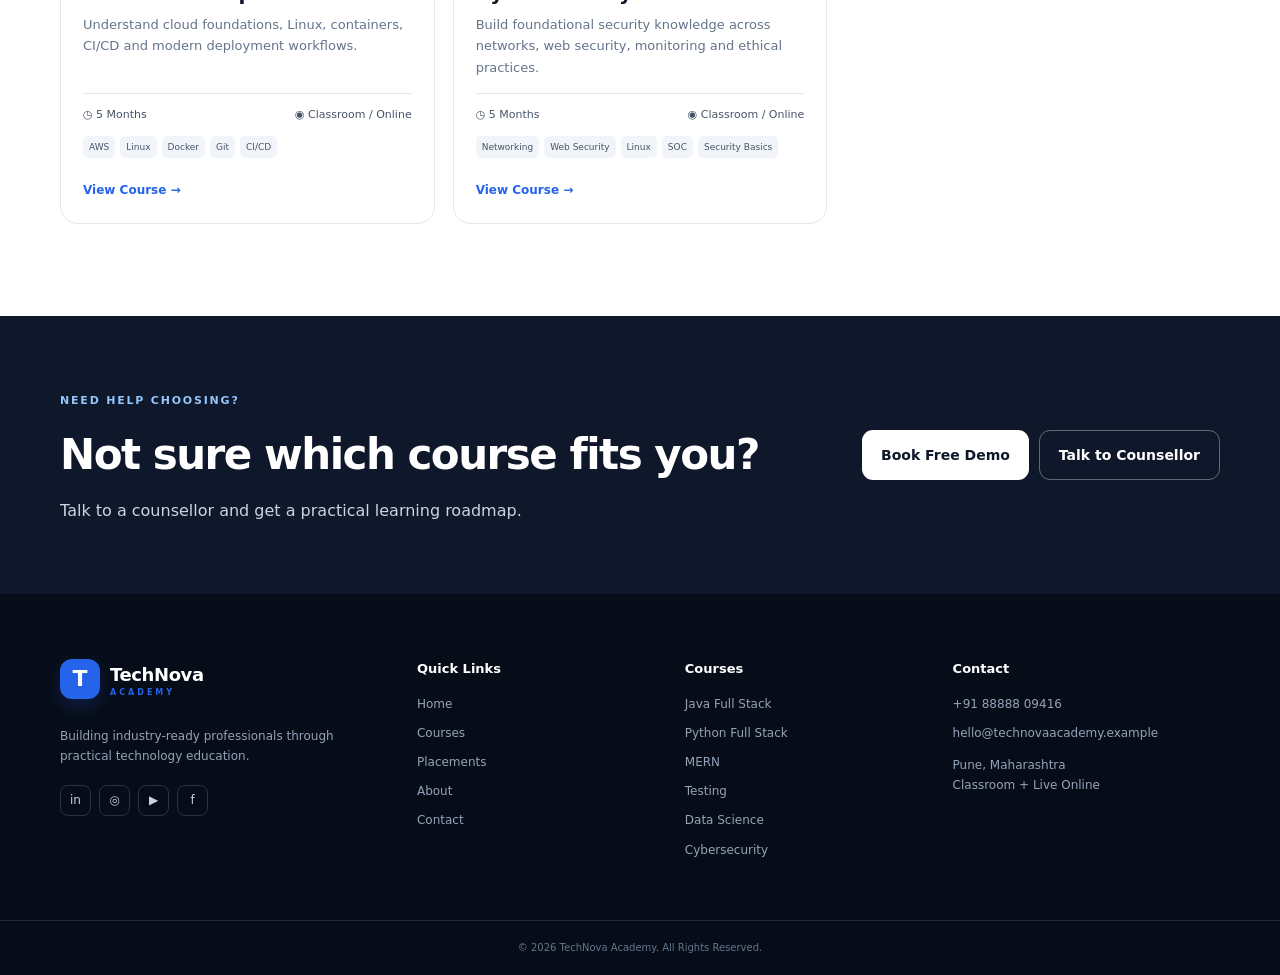
<file: courses.html>
<!DOCTYPE html>
<html lang="en">
<head><meta charset="UTF-8"><meta name="viewport" content="width=device-width,initial-scale=1.0"><meta name="description" content="TechNova Academy career-focused IT courses. Search and filter full stack, testing, data, cloud and cybersecurity programs."><meta property="og:title" content="TechNova Academy Courses"><meta property="og:description" content="Explore practical IT training programs."><title>Courses | TechNova Academy</title><link rel="stylesheet" href="css/style.css"><link rel="stylesheet" href="css/responsive.css"><link rel="stylesheet" href="css/animations.css"></head>
<body>
<div class="announcement"><div class="container announcement-inner"><span>🎓 Admissions Open — New Batches Starting Soon</span><div><a href="tel:+918888809416">☎ +91 88888 09416</a><a href="https://wa.me/918888809416" target="_blank" rel="noopener">WhatsApp</a></div></div></div>
<header class="site-header"><nav class="navbar container"><a class="logo" href="index.html"><span class="logo-mark">T</span><span><strong>TechNova</strong><small>ACADEMY</small></span></a><button class="menu-toggle" id="menuToggle" aria-label="Open navigation" aria-expanded="false"><span></span><span></span><span></span></button><div class="nav-menu" id="navMenu"><a class="nav-link" href="index.html">Home</a><a class="nav-link active" href="courses.html">Courses</a><a class="nav-link" href="placements.html">Placements</a><a class="nav-link" href="about.html">About</a><a class="nav-link" href="contact.html">Contact</a><a class="btn btn-primary nav-demo" href="index.html#demo">Book Free Demo</a></div></nav></header>
<main><section class="page-hero"><div class="container"><span class="eyebrow">CAREER-FOCUSED PROGRAMS</span><h1>Choose the skills that move your <span>career forward.</span></h1><p>Search and filter practical learning paths across full stack, testing, data, cloud and cybersecurity.</p></div></section>
<section class="section"><div class="container"><div class="course-tools"><label class="search-box"><span>⌕</span><input id="courseSearch" type="search" placeholder="Search courses..." aria-label="Search courses"></label><div class="filter-row" id="courseFilters"><button class="filter-btn active" data-filter="All">All</button><button class="filter-btn" data-filter="Full Stack">Full Stack</button><button class="filter-btn" data-filter="Testing">Testing</button><button class="filter-btn" data-filter="Data">Data</button><button class="filter-btn" data-filter="Cloud">Cloud</button><button class="filter-btn" data-filter="Cybersecurity">Cybersecurity</button></div></div><div class="course-grid detailed" id="courseList"></div><div class="empty-state" id="courseEmpty">No courses match your search.</div></div></section>
<section class="final-cta"><div class="container final-cta-inner"><div><span class="eyebrow light">NEED HELP CHOOSING?</span><h2>Not sure which course fits you?</h2><p>Talk to a counsellor and get a practical learning roadmap.</p></div><div class="cta-actions"><a class="btn btn-light" href="index.html#demo">Book Free Demo</a><a class="btn btn-ghost-light" href="contact.html">Talk to Counsellor</a></div></div></section></main>
<footer class="footer"><div class="container footer-grid"><div><a class="logo footer-logo" href="index.html"><span class="logo-mark">T</span><span><strong>TechNova</strong><small>ACADEMY</small></span></a><p>Building industry-ready professionals through practical technology education.</p><div class="socials"><a href="#">in</a><a href="#">◎</a><a href="#">▶</a><a href="#">f</a></div></div><div><h3>Quick Links</h3><a href="index.html">Home</a><a href="courses.html">Courses</a><a href="placements.html">Placements</a><a href="about.html">About</a><a href="contact.html">Contact</a></div><div><h3>Courses</h3><a href="#java">Java Full Stack</a><a href="#python">Python Full Stack</a><a href="#mern">MERN</a><a href="#testing">Testing</a><a href="#data">Data Science</a><a href="#cyber">Cybersecurity</a></div><div><h3>Contact</h3><a href="tel:+918888809416">+91 88888 09416</a><a href="mailto:hello@technovaacademy.example">hello@technovaacademy.example</a><p>Pune, Maharashtra<br>Classroom + Live Online</p></div></div><div class="footer-bottom">© 2026 TechNova Academy. All Rights Reserved.</div></footer>
<script src="js/main.js"></script><script src="js/courses.js"></script></body></html>
</file>
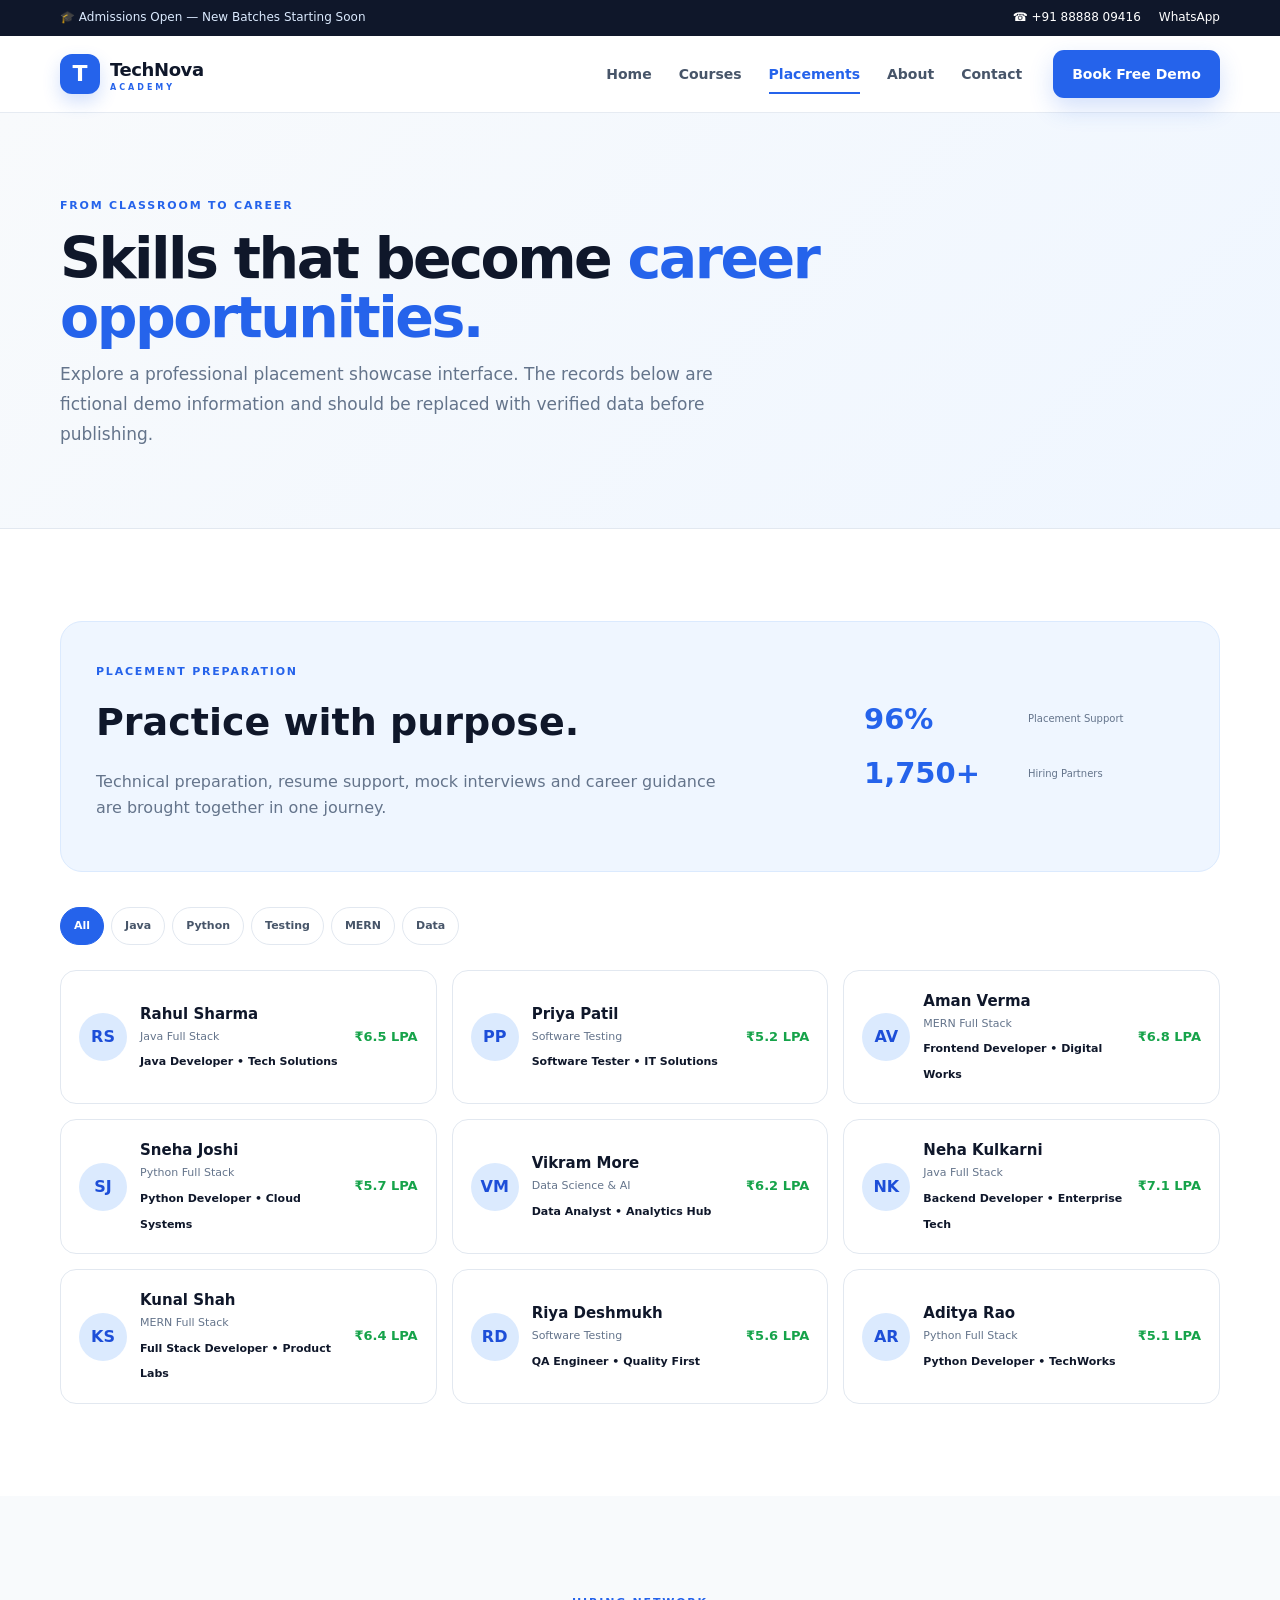
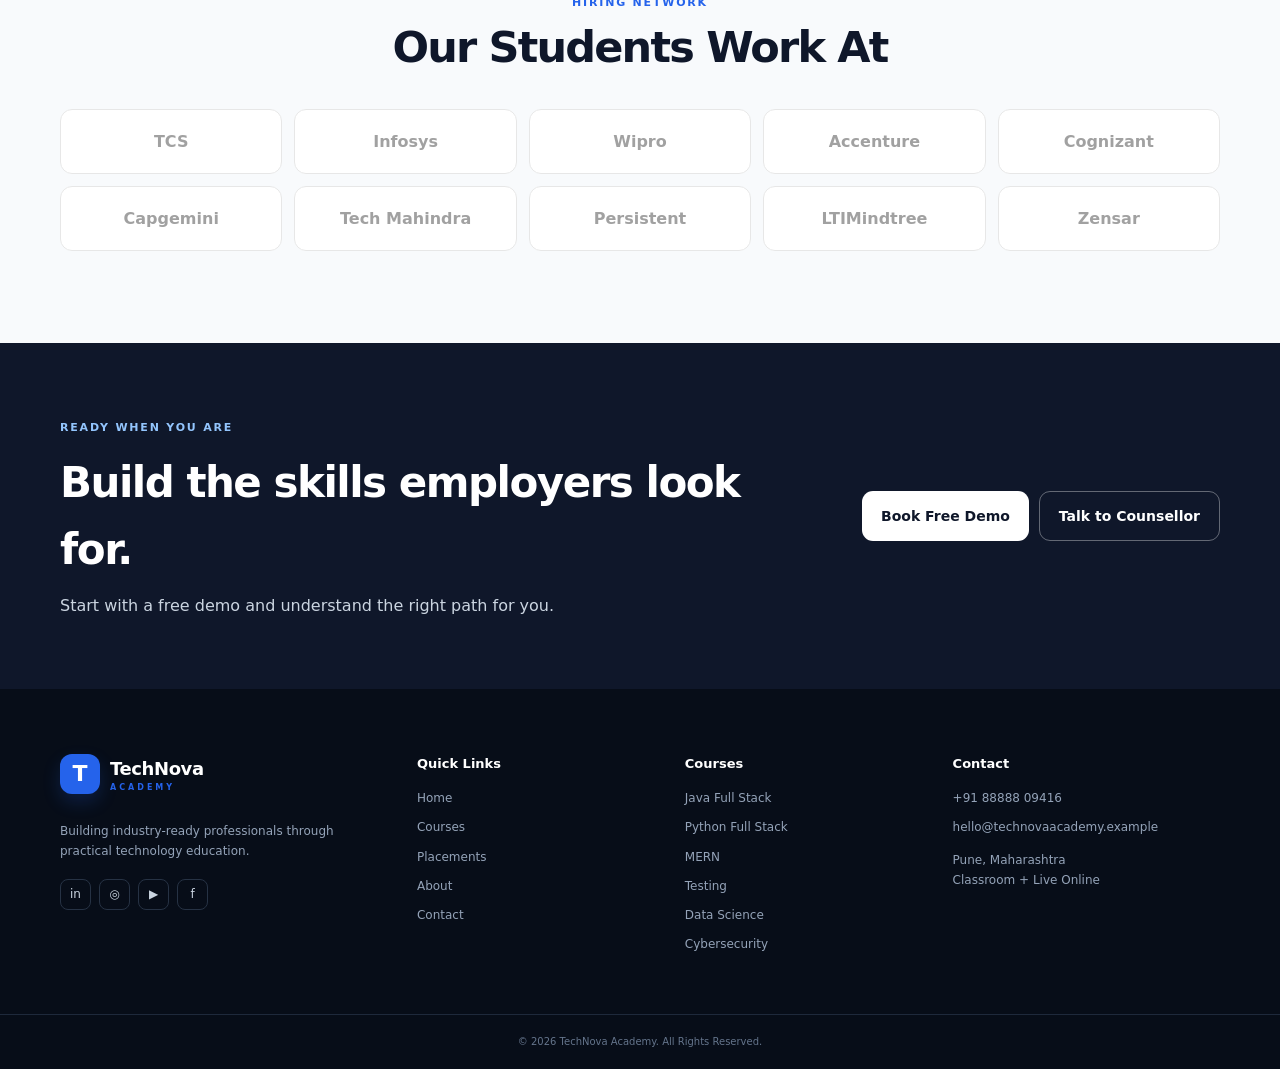
<file: placements.html>
<!DOCTYPE html>
<html lang="en">
<head><meta charset="UTF-8"><meta name="viewport" content="width=device-width,initial-scale=1.0"><meta name="description" content="TechNova Academy placement showcase with fictional demo student records and hiring partners."><meta property="og:title" content="Placements | TechNova Academy"><meta property="og:description" content="From classroom to career."><title>Placements | TechNova Academy</title><link rel="stylesheet" href="css/style.css"><link rel="stylesheet" href="css/responsive.css"><link rel="stylesheet" href="css/animations.css"></head>
<body>
<div class="announcement"><div class="container announcement-inner"><span>🎓 Admissions Open — New Batches Starting Soon</span><div><a href="tel:+918888809416">☎ +91 88888 09416</a><a href="https://wa.me/918888809416" target="_blank" rel="noopener">WhatsApp</a></div></div></div>
<header class="site-header"><nav class="navbar container"><a class="logo" href="index.html"><span class="logo-mark">T</span><span><strong>TechNova</strong><small>ACADEMY</small></span></a><button class="menu-toggle" id="menuToggle" aria-label="Open navigation" aria-expanded="false"><span></span><span></span><span></span></button><div class="nav-menu" id="navMenu"><a class="nav-link" href="index.html">Home</a><a class="nav-link" href="courses.html">Courses</a><a class="nav-link active" href="placements.html">Placements</a><a class="nav-link" href="about.html">About</a><a class="nav-link" href="contact.html">Contact</a><a class="btn btn-primary nav-demo" href="index.html#demo">Book Free Demo</a></div></nav></header>
<main><section class="page-hero"><div class="container"><span class="eyebrow">FROM CLASSROOM TO CAREER</span><h1>Skills that become <span>career opportunities.</span></h1><p>Explore a professional placement showcase interface. The records below are fictional demo information and should be replaced with verified data before publishing.</p></div></section>
<section class="section"><div class="container"><div class="placement-highlight"><div><span class="eyebrow">PLACEMENT PREPARATION</span><h2>Practice with purpose.</h2><p>Technical preparation, resume support, mock interviews and career guidance are brought together in one journey.</p></div><div class="highlight-stats"><strong>96%</strong><span>Placement Support</span><strong>1,750+</strong><span>Hiring Partners</span></div></div>
<div class="filter-row placement-filters" id="placementFilters"><button class="filter-btn active" data-filter="All">All</button><button class="filter-btn" data-filter="Java">Java</button><button class="filter-btn" data-filter="Python">Python</button><button class="filter-btn" data-filter="Testing">Testing</button><button class="filter-btn" data-filter="MERN">MERN</button><button class="filter-btn" data-filter="Data">Data</button></div>
<div class="placement-grid large" id="placementList"></div></div></section>
<section class="section soft-section"><div class="container"><div class="section-heading center-heading"><span class="eyebrow">HIRING NETWORK</span><h2>Our Students Work At</h2></div><div class="partner-grid"><span>TCS</span><span>Infosys</span><span>Wipro</span><span>Accenture</span><span>Cognizant</span><span>Capgemini</span><span>Tech Mahindra</span><span>Persistent</span><span>LTIMindtree</span><span>Zensar</span></div></div></section>
<section class="final-cta"><div class="container final-cta-inner"><div><span class="eyebrow light">READY WHEN YOU ARE</span><h2>Build the skills employers look for.</h2><p>Start with a free demo and understand the right path for you.</p></div><div class="cta-actions"><a class="btn btn-light" href="index.html#demo">Book Free Demo</a><a class="btn btn-ghost-light" href="contact.html">Talk to Counsellor</a></div></div></section></main>
<footer class="footer"><div class="container footer-grid"><div><a class="logo footer-logo" href="index.html"><span class="logo-mark">T</span><span><strong>TechNova</strong><small>ACADEMY</small></span></a><p>Building industry-ready professionals through practical technology education.</p><div class="socials"><a href="#">in</a><a href="#">◎</a><a href="#">▶</a><a href="#">f</a></div></div><div><h3>Quick Links</h3><a href="index.html">Home</a><a href="courses.html">Courses</a><a href="placements.html">Placements</a><a href="about.html">About</a><a href="contact.html">Contact</a></div><div><h3>Courses</h3><a href="courses.html#java">Java Full Stack</a><a href="courses.html#python">Python Full Stack</a><a href="courses.html#mern">MERN</a><a href="courses.html#testing">Testing</a><a href="courses.html#data">Data Science</a><a href="courses.html#cyber">Cybersecurity</a></div><div><h3>Contact</h3><a href="tel:+918888809416">+91 88888 09416</a><a href="mailto:hello@technovaacademy.example">hello@technovaacademy.example</a><p>Pune, Maharashtra<br>Classroom + Live Online</p></div></div><div class="footer-bottom">© 2026 TechNova Academy. All Rights Reserved.</div></footer>
<script src="js/main.js"></script><script src="js/placements.js"></script></body></html>
</file>
<file: css/style.css>
:root{
--primary:#0f172a;--secondary:#2563eb;--accent:#f59e0b;--background:#f8fafc;--surface:#fff;--text:#0f172a;--muted:#64748b;--line:#e2e8f0;--success:#16a34a;--danger:#dc2626;--shadow:0 18px 50px rgba(15,23,42,.08);--radius:18px
}
*{box-sizing:border-box}html{scroll-behavior:smooth}body{margin:0;background:#fff;color:var(--text);font-family:Inter,ui-sans-serif,system-ui,-apple-system,BlinkMacSystemFont,"Segoe UI",sans-serif;line-height:1.6}a{text-decoration:none;color:inherit}button,input,select,textarea{font:inherit}button{cursor:pointer}.container{width:min(1160px,92%);margin-inline:auto}.narrow{max-width:850px}
.announcement{background:var(--primary);color:#dbeafe;font-size:12px}.announcement-inner{min-height:36px;display:flex;align-items:center;justify-content:space-between;gap:20px}.announcement a{margin-left:18px;color:#fff}.site-header{position:sticky;top:0;z-index:100;background:rgba(255,255,255,.94);backdrop-filter:blur(14px);border-bottom:1px solid rgba(226,232,240,.85);transition:.25s}.site-header.scrolled{box-shadow:0 8px 25px rgba(15,23,42,.07)}
.navbar{height:76px;display:flex;align-items:center;justify-content:space-between}.logo{display:inline-flex;align-items:center;gap:10px}.logo-mark{width:40px;height:40px;border-radius:12px;display:grid;place-items:center;background:var(--secondary);color:#fff;font-size:22px;font-weight:800;box-shadow:0 8px 18px rgba(37,99,235,.2)}.logo strong{display:block;font-size:18px;letter-spacing:-.4px}.logo small{display:block;color:var(--secondary);font-size:8px;font-weight:800;letter-spacing:3px;line-height:1}.nav-menu{display:flex;align-items:center;gap:27px}.nav-link{font-size:14px;font-weight:650;color:#475569;position:relative;padding:29px 0}.nav-link:after{content:"";position:absolute;left:0;right:100%;bottom:20px;height:2px;background:var(--secondary);transition:.2s}.nav-link:hover,.nav-link.active{color:var(--secondary)}.nav-link.active:after,.nav-link:hover:after{right:0}.nav-demo{margin-left:4px}.menu-toggle{display:none;border:0;background:none;width:42px;height:42px;padding:8px}.menu-toggle span{display:block;height:2px;background:var(--primary);margin:5px 0;transition:.2s}
.btn{display:inline-flex;align-items:center;justify-content:center;gap:9px;border:0;border-radius:11px;padding:13px 19px;font-weight:750;font-size:14px;transition:.25s;min-height:46px}.btn:hover{transform:translateY(-2px)}.btn-primary{background:var(--secondary);color:#fff;box-shadow:0 10px 25px rgba(37,99,235,.2)}.btn-primary:hover{background:#1d4ed8}.btn-outline{border:1px solid #cbd5e1;color:var(--primary);background:#fff}.btn-outline:hover{border-color:var(--secondary);color:var(--secondary)}.btn-block{width:100%}.btn-light{background:#fff;color:var(--primary)}.btn-ghost-light{border:1px solid rgba(255,255,255,.35);color:#fff;background:transparent}
.hero{position:relative;overflow:hidden;padding:86px 0 100px;background:linear-gradient(180deg,#f8fafc,#fff)}.hero-grid{display:grid;grid-template-columns:1.02fr .98fr;align-items:center;gap:65px;position:relative;z-index:1}.eyebrow{display:inline-block;color:var(--secondary);font-size:11px;letter-spacing:1.8px;font-weight:850}.hero h1{font-size:clamp(48px,6vw,76px);line-height:1.02;letter-spacing:-3px;margin:17px 0 22px;max-width:700px}.hero h1 span,.page-hero h1 span{color:var(--secondary)}.hero p{font-size:18px;color:var(--muted);max-width:650px;margin:0;line-height:1.8}.hero-actions{display:flex;gap:12px;margin:30px 0 20px}.hero-points{display:flex;flex-wrap:wrap;gap:18px;padding:0;margin:0;list-style:none;color:#475569;font-size:13px;font-weight:650}.hero-visual{min-height:470px;display:grid;place-items:center}.tech-orbit{width:min(500px,100%);height:460px;position:relative}.orbit-ring{position:absolute;border:1px solid #bfdbfe;border-radius:50%;left:50%;top:50%;transform:translate(-50%,-50%)}.ring-a{width:410px;height:410px}.ring-b{width:310px;height:310px;border-color:#dbeafe}.code-window{position:absolute;left:50%;top:50%;transform:translate(-50%,-50%);width:310px;background:#0b1220;color:#e2e8f0;border-radius:18px;overflow:hidden;box-shadow:0 30px 70px rgba(15,23,42,.25)}.window-bar{height:38px;background:#111827;display:flex;align-items:center;gap:6px;padding:0 13px;font-size:10px;color:#94a3b8}.window-bar i{width:8px;height:8px;border-radius:50%;background:#475569}.window-bar span{margin-left:auto}.code-lines{padding:25px;font:13px/2 "SFMono-Regular",Consolas,monospace}.code-lines b{color:#60a5fa}.code-lines span{color:#fbbf24}.code-lines em{color:#4ade80;font-style:normal}.code-lines strong{color:#a78bfa}.float-card{position:absolute;background:#fff;border:1px solid var(--line);border-radius:14px;padding:13px 16px;box-shadow:var(--shadow);display:flex;flex-direction:column}.float-card b{font-size:20px}.float-card span{font-size:10px;color:var(--muted)}.students{left:0;top:75px}.hiring{right:0;top:170px}.placement{left:45px;bottom:40px}.hero-glow{position:absolute;border-radius:50%;filter:blur(1px);pointer-events:none}.glow-one{width:340px;height:340px;background:#dbeafe;opacity:.55;right:-100px;top:-100px}.glow-two{width:220px;height:220px;background:#fef3c7;opacity:.4;left:-100px;bottom:-80px}
.demo-section{padding:75px 0;background:var(--primary);color:#fff}.demo-grid{display:grid;grid-template-columns:.82fr 1.18fr;gap:60px;align-items:center}.demo-copy p{color:#cbd5e1;font-size:16px;line-height:1.8}.demo-copy h2{font-size:42px;line-height:1.1;letter-spacing:-1.5px;margin:12px 0}.demo-note{display:flex;gap:12px;margin-top:25px;color:#e2e8f0}.demo-note>span:first-child{width:28px;height:28px;border-radius:50%;display:grid;place-items:center;background:#1e3a8a;color:#93c5fd}.demo-note small{color:#94a3b8}.form-card{background:#fff;color:var(--text);border-radius:20px;padding:28px;box-shadow:0 25px 70px rgba(0,0,0,.2)}.form-row{display:grid;grid-template-columns:1fr 1fr;gap:13px}label{display:block;font-size:12px;font-weight:750;color:#475569;margin-bottom:13px}input,select,textarea{width:100%;border:1px solid #cbd5e1;border-radius:9px;padding:12px 13px;margin-top:7px;outline:0;background:#fff;color:var(--text);transition:.2s}input:focus,select:focus,textarea:focus{border-color:var(--secondary);box-shadow:0 0 0 3px rgba(37,99,235,.1)}.field-error{display:block;color:var(--danger);font-size:11px;font-weight:500;min-height:16px;margin-top:3px}.input-error{border-color:var(--danger)!important}.form-success{display:none;margin-top:12px;padding:11px;border-radius:9px;background:#dcfce7;color:#166534;font-size:12px;font-weight:700}.form-success.show{display:block}
.stats-section{background:#fff;border-bottom:1px solid var(--line)}.stats-grid{display:grid;grid-template-columns:repeat(5,1fr)}.stat-card{text-align:center;padding:30px 15px;border-right:1px solid var(--line)}.stat-card:last-child{border:0}.stat-card strong{display:block;color:var(--primary);font-size:31px;letter-spacing:-1px;font-weight:850}.stat-card span{font-size:11px;color:var(--muted)}
.section{padding:92px 0}.soft-section{background:var(--background)}.section-heading{max-width:720px;margin-bottom:38px}.section-heading h2{font-size:43px;line-height:1.1;letter-spacing:-1.8px;margin:10px 0 12px}.section-heading p{color:var(--muted);font-size:16px;line-height:1.75;margin:0}.center-heading{margin-left:auto;margin-right:auto;text-align:center}.center{display:flex;justify-content:center;margin-top:32px}
.course-grid{display:grid;grid-template-columns:repeat(3,1fr);gap:18px}.course-card{background:#fff;border:1px solid var(--line);border-radius:18px;padding:22px;position:relative;transition:.3s;display:flex;flex-direction:column}.course-card:hover{transform:translateY(-6px);box-shadow:var(--shadow);border-color:#bfdbfe}.course-card .course-icon{width:48px;height:48px;border-radius:13px;background:#eff6ff;color:var(--secondary);display:grid;place-items:center;font-weight:900;font-size:20px;margin-bottom:15px}.course-card .category{display:inline-flex;width:max-content;background:#eff6ff;color:var(--secondary);padding:5px 8px;border-radius:99px;font-size:9px;font-weight:850;text-transform:uppercase;letter-spacing:.5px}.course-card h3{font-size:20px;line-height:1.25;margin:12px 0 8px}.course-card p{font-size:13px;color:var(--muted);line-height:1.65;min-height:64px;margin:0 0 15px}.course-meta{display:flex;justify-content:space-between;gap:8px;padding:12px 0;border-top:1px solid var(--line);font-size:11px;color:#475569}.tech-tags{display:flex;flex-wrap:wrap;gap:5px;margin-bottom:18px}.tech-tags span{background:#f1f5f9;border-radius:5px;padding:4px 6px;font-size:9px;color:#475569}.course-bottom{margin-top:auto;display:flex;justify-content:space-between;align-items:center}.course-bottom a{color:var(--secondary);font-size:12px;font-weight:800}
.benefit-grid{display:grid;grid-template-columns:repeat(4,1fr);gap:15px}.benefit-card{background:#fff;border:1px solid var(--line);border-radius:16px;padding:22px;transition:.25s}.benefit-card:hover{transform:translateY(-4px);box-shadow:var(--shadow)}.icon-box{width:42px;height:42px;border-radius:11px;background:#eff6ff;color:var(--secondary);display:grid;place-items:center;font-weight:900}.benefit-card h3{font-size:17px;margin:17px 0 6px}.benefit-card p{font-size:12px;color:var(--muted);line-height:1.6;margin:0}
.journey{display:flex;align-items:stretch;gap:0}.journey-item{flex:1;padding:20px 12px;text-align:center}.journey-item>b{width:42px;height:42px;border-radius:50%;display:grid;place-items:center;background:var(--primary);color:#fff;margin:0 auto 14px;font-size:12px}.journey-item h3{font-size:15px;margin:0 0 5px}.journey-item p{font-size:11px;color:var(--muted);margin:0}.journey-line{height:1px;background:#cbd5e1;flex:0 0 25px;margin-top:41px}
.placement-grid{display:grid;grid-template-columns:repeat(3,1fr);gap:15px}.placement-card{background:#fff;border:1px solid var(--line);border-radius:16px;padding:18px;display:grid;grid-template-columns:auto 1fr auto;gap:13px;align-items:center}.avatar{width:48px;height:48px;border-radius:50%;background:#dbeafe;color:#1d4ed8;display:grid;place-items:center;font-weight:850}.placement-card h3{font-size:15px;margin:0}.placement-card p{font-size:11px;color:var(--muted);margin:2px 0}.placement-card .company{font-size:11px;font-weight:700}.salary{font-family:inherit;font-size:13px;font-weight:850;color:var(--success);white-space:nowrap}
.partner-grid{display:grid;grid-template-columns:repeat(5,1fr);gap:12px}.partner-grid span{background:#fff;border:1px solid var(--line);min-height:65px;border-radius:12px;display:grid;place-items:center;font-weight:850;color:#94a3b8;filter:grayscale(1);transition:.25s}.partner-grid span:hover{filter:none;color:var(--primary);border-color:#bfdbfe;transform:translateY(-2px)}
.testimonial-wrap{display:grid;grid-template-columns:50px 1fr 50px;gap:18px;align-items:center;max-width:880px;margin:auto}.slider-btn{width:50px;height:50px;border-radius:50%;border:1px solid var(--line);background:#fff;font-size:18px;transition:.2s}.slider-btn:hover{background:var(--secondary);color:#fff}.testimonial-card{background:#fff;border:1px solid var(--line);box-shadow:var(--shadow);border-radius:20px;padding:32px;text-align:center;min-height:220px}.testimonial-card .quote{font-size:36px;color:#bfdbfe;line-height:1}.testimonial-card .stars{color:var(--accent);letter-spacing:3px;margin:5px}.testimonial-card p{font-size:16px;color:#475569;line-height:1.8;max-width:650px;margin:12px auto}.testimonial-card strong{font-size:14px}.testimonial-card small{display:block;color:var(--muted);font-size:11px;margin-top:2px}.dots{text-align:center;margin-top:17px}.dots button{width:7px;height:7px;border-radius:50%;padding:0;border:0;background:#cbd5e1;margin:0 4px}.dots button.active{background:var(--secondary);transform:scale(1.4)}
.location-grid{display:grid;grid-template-columns:repeat(4,1fr);gap:15px}.location-card{border:1px solid var(--line);border-radius:16px;padding:23px;background:#fff}.location-card>span{font-size:24px;color:var(--secondary)}.location-card h3{font-size:19px;margin:13px 0 5px}.location-card p{font-size:12px;color:var(--muted);line-height:1.6;min-height:40px}.location-card a{font-size:11px;font-weight:800;color:var(--secondary)}
.faq{border-top:1px solid var(--line)}.faq-item{border-bottom:1px solid var(--line)}.faq-item>button{width:100%;display:flex;justify-content:space-between;align-items:center;text-align:left;background:none;border:0;padding:19px 0;font-weight:750;color:var(--primary)}.faq-item>button span{font-size:20px;color:var(--secondary);transition:.2s}.faq-item.open>button span{transform:rotate(45deg)}.faq-answer{max-height:0;overflow:hidden;transition:max-height .3s ease}.faq-answer p{color:var(--muted);font-size:13px;margin:0 0 18px;max-width:720px}
.final-cta{background:var(--primary);color:#fff;padding:70px 0}.final-cta-inner{display:flex;align-items:center;justify-content:space-between;gap:40px}.final-cta h2{font-size:42px;letter-spacing:-1.5px;margin:10px 0}.final-cta p{color:#cbd5e1;margin:0}.light{color:#93c5fd}.cta-actions{display:flex;gap:10px;flex-shrink:0}
.footer{background:#070d18;color:#fff;padding-top:65px}.footer-grid{display:grid;grid-template-columns:1.4fr 1fr 1fr 1.2fr;gap:45px;padding-bottom:50px}.footer-logo{margin-bottom:15px}.footer p{color:#94a3b8;font-size:12px;line-height:1.7}.footer h3{font-size:13px;margin:0 0 15px}.footer-grid>div:not(:first-child)>a{display:block;color:#94a3b8;font-size:12px;margin:10px 0}.socials{display:flex;gap:8px;margin-top:18px}.socials a{width:31px;height:31px;border:1px solid #263244;border-radius:8px;display:grid;place-items:center;color:#cbd5e1;font-size:12px}.footer-bottom{border-top:1px solid #1e293b;text-align:center;color:#64748b;padding:19px;font-size:10px}
.page-hero{padding:78px 0;background:linear-gradient(135deg,#f8fafc,#eff6ff);border-bottom:1px solid var(--line)}.page-hero h1{font-size:57px;line-height:1.05;letter-spacing:-2.5px;max-width:800px;margin:12px 0}.page-hero p{color:var(--muted);max-width:680px;font-size:17px;line-height:1.75;margin:0}
.course-tools{display:flex;align-items:center;justify-content:space-between;gap:20px;margin-bottom:30px}.search-box{position:relative;flex:1;max-width:420px;margin:0}.search-box span{position:absolute;left:13px;top:10px;font-size:20px;color:#94a3b8}.search-box input{padding-left:38px}.filter-row{display:flex;gap:7px;flex-wrap:wrap}.filter-btn{border:1px solid var(--line);background:#fff;border-radius:99px;padding:9px 13px;color:#475569;font-size:11px;font-weight:750}.filter-btn.active,.filter-btn:hover{background:var(--secondary);color:#fff;border-color:var(--secondary)}.course-grid.detailed .course-card{min-height:365px}.empty-state{display:none;text-align:center;padding:60px;color:var(--muted)}
.placement-highlight{display:grid;grid-template-columns:1fr 320px;gap:50px;align-items:center;background:#eff6ff;border:1px solid #dbeafe;border-radius:22px;padding:35px;margin-bottom:35px}.placement-highlight h2{font-size:38px;margin:10px 0}.placement-highlight p{color:var(--muted);max-width:650px}.highlight-stats{display:grid;grid-template-columns:1fr 1fr;gap:8px}.highlight-stats strong{font-size:29px;color:var(--secondary)}.highlight-stats span{font-size:10px;color:var(--muted);align-self:center}.placement-filters{margin-bottom:25px}.placement-grid.large .placement-card{min-height:110px}
.two-column-about{display:grid;grid-template-columns:1fr .85fr;gap:75px;align-items:center}.about-story h2{font-size:43px;line-height:1.1;margin:10px 0 17px}.about-story>p{color:var(--muted);line-height:1.8;font-size:15px}.check-list{list-style:none;padding:0;display:grid;gap:10px;margin-top:25px;color:#475569;font-size:13px;font-weight:650}.about-panel{display:grid;grid-template-columns:1fr;gap:12px}.about-panel>div{border:1px solid var(--line);border-radius:16px;padding:23px;background:#fff;box-shadow:var(--shadow)}.about-panel b{color:var(--secondary);font-size:12px}.about-panel h3{margin:8px 0 3px}.about-panel p{color:var(--muted);font-size:12px;margin:0}.value-grid{display:grid;grid-template-columns:repeat(3,1fr);gap:16px}.value-grid article{background:#fff;border:1px solid var(--line);border-radius:16px;padding:25px}.value-grid span{color:var(--secondary);font-size:25px}.value-grid h3{margin:12px 0 4px}.value-grid p{font-size:12px;color:var(--muted)}.about-timeline{display:grid;grid-template-columns:repeat(4,1fr);gap:15px}.about-timeline>div{border:1px solid var(--line);border-radius:16px;padding:22px}.about-timeline b{color:var(--secondary)}.about-timeline h3{font-size:18px;margin:13px 0 5px}.about-timeline p{font-size:12px;color:var(--muted)}
.contact-grid{display:grid;grid-template-columns:1fr .85fr;gap:70px;align-items:start}.contact-form h2{font-size:31px;margin:7px 0 20px}.contact-info{display:grid;gap:13px}.contact-info-card{border:1px solid var(--line);border-radius:16px;padding:22px;background:#fff}.contact-icon{width:38px;height:38px;border-radius:10px;background:#eff6ff;color:var(--secondary);display:grid;place-items:center}.contact-info-card h3{margin:13px 0 4px}.contact-info-card a{font-size:13px;color:var(--secondary);font-weight:750}.contact-info-card p{font-size:12px;color:var(--muted)}
.toast{position:fixed;right:22px;bottom:22px;background:var(--primary);color:#fff;padding:13px 17px;border-radius:10px;font-size:12px;opacity:0;transform:translateY(15px);pointer-events:none;transition:.25s;z-index:200}.toast.show{opacity:1;transform:translateY(0)}.back-top{position:fixed;right:20px;bottom:20px;width:42px;height:42px;border:0;border-radius:50%;background:var(--secondary);color:#fff;display:none;z-index:90;box-shadow:0 10px 25px rgba(37,99,235,.25)}.back-top.show{display:block}
</file>
<file: css/responsive.css>
@media(max-width:1050px){
.nav-menu{gap:18px}.hero-grid{gap:35px}.benefit-grid{grid-template-columns:repeat(2,1fr)}.course-grid{grid-template-columns:repeat(2,1fr)}.placement-grid{grid-template-columns:repeat(2,1fr)}.partner-grid{grid-template-columns:repeat(5,1fr)}.location-grid{grid-template-columns:repeat(2,1fr)}.stats-grid{grid-template-columns:repeat(3,1fr)}.stat-card:nth-child(3){border-right:0}.footer-grid{grid-template-columns:1.4fr 1fr 1fr}
}
@media(max-width:800px){
.announcement-inner{justify-content:center}.announcement-inner>div{display:none}.navbar{height:68px}.menu-toggle{display:block}.nav-menu{display:none;position:absolute;top:68px;left:0;right:0;background:#fff;padding:12px 4%;border-bottom:1px solid var(--line);box-shadow:0 15px 25px rgba(15,23,42,.08);flex-direction:column;align-items:stretch;gap:0}.nav-menu.open{display:flex}.nav-link{padding:13px 0}.nav-link:after{bottom:7px}.nav-demo{text-align:center;margin:7px 0}.hero{padding:65px 0}.hero-grid,.demo-grid,.two-column-about,.contact-grid,.placement-highlight{grid-template-columns:1fr}.hero-visual{min-height:390px}.tech-orbit{height:390px}.demo-grid{gap:30px}.course-tools{align-items:stretch;flex-direction:column}.search-box{max-width:none}.journey{display:grid;grid-template-columns:1fr 1fr}.journey-line{display:none}.journey-item{border:1px solid var(--line);border-radius:13px;margin:4px}.final-cta-inner{flex-direction:column;align-items:flex-start}.cta-actions{width:100%}.footer-grid{grid-template-columns:1fr 1fr}.page-hero h1{font-size:48px}.placement-highlight{gap:20px}.about-timeline{grid-template-columns:repeat(2,1fr)}
}
@media(max-width:560px){
.container{width:min(94%,1160px)}.hero h1{font-size:46px;letter-spacing:-2px}.hero p{font-size:16px}.hero-actions,.cta-actions{flex-direction:column}.hero-actions .btn,.cta-actions .btn{width:100%}.hero-points{display:grid;gap:8px}.hero-visual{min-height:350px}.tech-orbit{height:350px}.ring-a{width:300px;height:300px}.ring-b{width:235px;height:235px}.code-window{width:255px}.students{left:0;top:30px}.hiring{right:0;top:115px}.placement{left:12px;bottom:10px}.form-row{grid-template-columns:1fr}.stats-grid{grid-template-columns:repeat(2,1fr)}.stat-card{border-right:1px solid var(--line);padding:23px 10px}.stat-card:nth-child(2n){border-right:0}.stat-card:last-child{grid-column:1/-1;border-top:1px solid var(--line)}.section{padding:68px 0}.section-heading h2,.about-story h2{font-size:34px}.course-grid,.placement-grid,.benefit-grid,.location-grid,.value-grid{grid-template-columns:1fr}.partner-grid{grid-template-columns:repeat(2,1fr)}.testimonial-wrap{grid-template-columns:38px 1fr 38px;gap:6px}.slider-btn{width:38px;height:38px}.testimonial-card{padding:22px 12px}.testimonial-card p{font-size:13px}.footer-grid{grid-template-columns:1fr 1fr;gap:28px}.footer-grid>div:first-child{grid-column:1/-1}.page-hero{padding:60px 0}.page-hero h1{font-size:40px}.page-hero p{font-size:15px}.placement-highlight{padding:25px}.placement-highlight h2{font-size:32px}.highlight-stats{grid-template-columns:1fr 1fr}.about-timeline{grid-template-columns:1fr}.placement-card{grid-template-columns:auto 1fr}.placement-card .salary{grid-column:2;margin:0}.location-card p{min-height:0}.final-cta h2{font-size:34px}.announcement{font-size:10px}
}
@media(max-width:375px){.hero h1{font-size:40px}.code-window{width:230px}.float-card{padding:10px}.float-card b{font-size:16px}.stats-grid{grid-template-columns:1fr 1fr}.footer-grid{grid-template-columns:1fr}.footer-grid>div:first-child{grid-column:auto}}
</file>
<file: css/animations.css>
.reveal{opacity:0;transform:translateY(22px);transition:opacity .65s ease,transform .65s ease}.reveal.visible{opacity:1;transform:translateY(0)}@keyframes float{0%,100%{transform:translateY(0)}50%{transform:translateY(-8px)}}.float-card{animation:float 4s ease-in-out infinite}.hiring{animation-delay:.7s}.placement{animation-delay:1.3s}.orbit-ring{animation:spin 18s linear infinite}@keyframes spin{to{transform:translate(-50%,-50%) rotate(360deg)}}@media(prefers-reduced-motion:reduce){html{scroll-behavior:auto}.reveal{transition:none}.float-card,.orbit-ring{animation:none}}
</file>
